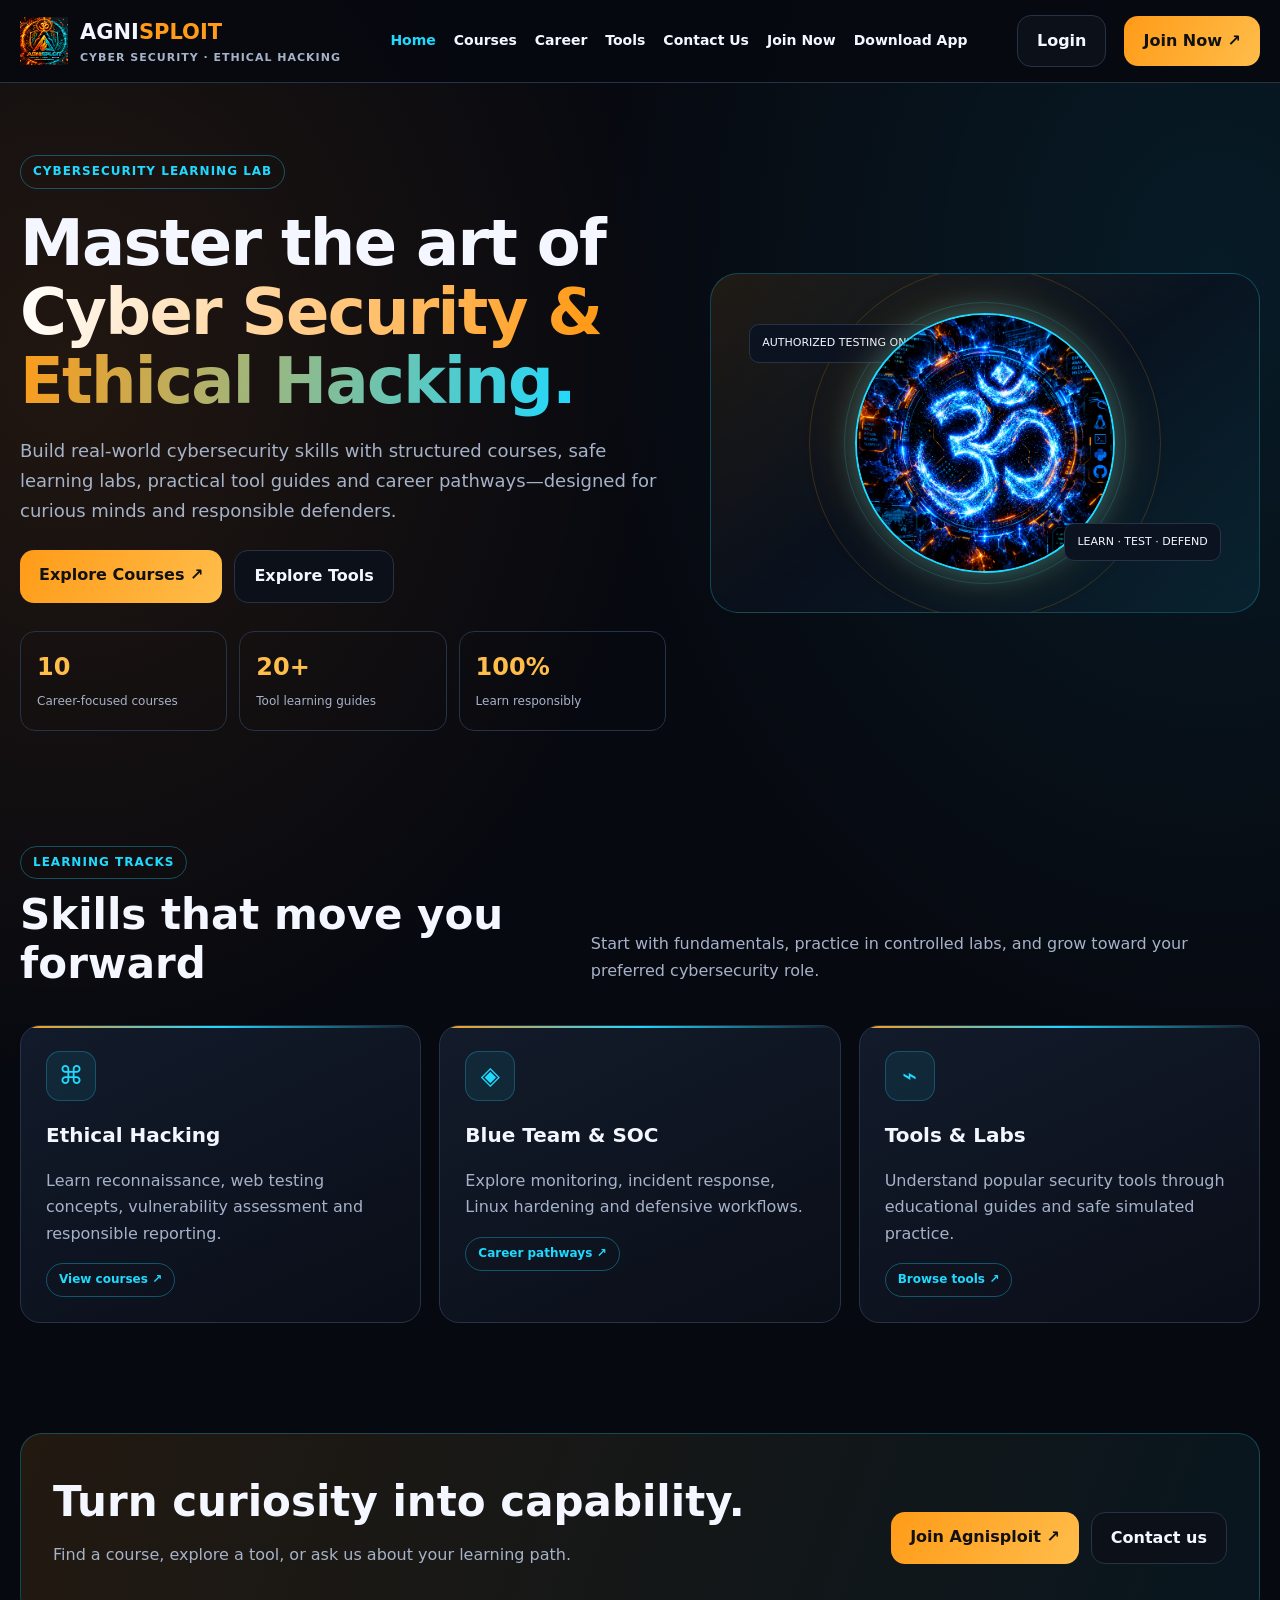
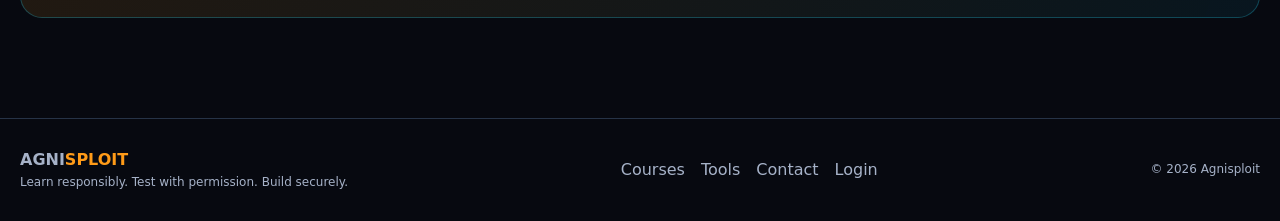
<file: index.html>
<!doctype html>
<html lang="en">

<head>
    <meta charset="utf-8">
    <meta name="viewport" content="width=device-width,initial-scale=1">
    <meta name="theme-color" content="#070910">
    <meta name="description"
        content="Agnisploit cybersecurity learning, Ethical Hacking courses, security tool guides and career pathways.">
    <title>Agnisploit | Cybersecurity Learning Lab</title>
    <link rel="icon" href="assets/logo.svg">
    <link rel="stylesheet" href="assets/style.css">
</head>

<body>
    <header>
        <div class="wrap nav"><a class="brand" href="index.html"><img src="assets/logo.svg" alt="Om">
                <div>AGNI<span>SPLOIT</span><small>CYBER SECURITY · ETHICAL HACKING</small></div>
            </a><button class="toggle" aria-label="Toggle menu">☰</button>
            <nav class="links"><a href="index.html" class="active">Home</a><a href="courses.html">Courses</a><a
                    href="career.html">Career</a><a href="tools.html">Tools</a><a href="contact.html">Contact Us</a><a
                    href="join.html">Join Now</a><a href="download.html">Download App</a></nav>
            <div class="actions"><a class="btn outline" href="login.html">Login</a><a class="btn primary"
                    href="join.html">Join Now ↗</a></div>
        </div>
    </header>
    <main>
        <section class="wrap hero">
            <div><span class="eyebrow">Cybersecurity learning lab</span>
                <h1>Master the art of <span>Cyber Security & Ethical Hacking.</span></h1>
                <p class="lead">Build real-world cybersecurity skills with structured courses, safe learning labs,
                    practical tool guides and career pathways—designed for curious minds and responsible defenders.</p>
                <div class="hero-actions"><a class="btn primary" href="courses.html">Explore Courses ↗</a><a class="btn"
                        href="tools.html">Explore Tools</a></div>
                <div class="stats">
                    <div class="stat"><strong>10</strong><span>Career-focused courses</span></div>
                    <div class="stat"><strong>20+</strong><span>Tool learning guides</span></div>
                    <div class="stat"><strong>100%</strong><span>Learn responsibly</span></div>
                </div>
            </div>
           
<div class="visual">
    <div class="float f1">AUTHORIZED TESTING ONLY</div>

    <img src="assets\agnisploit-photo.png.png"
         alt="Agnisploit Cybersecurity"
         class="hero-photo">

    <div class="float f2">LEARN · TEST · DEFEND</div>
</div>

        </section>
        <section class="section">
            <div class="wrap">
                <div class="head">
                    <div><span class="eyebrow">Learning tracks</span>
                        <h2>Skills that move you forward</h2>
                    </div>
                    <p>Start with fundamentals, practice in controlled labs, and grow toward your preferred
                        cybersecurity role.</p>
                </div>
                <div class="grid">
                    <article class="card">
                        <div class="icon">⌘</div>
                        <h3>Ethical Hacking</h3>
                        <p>Learn reconnaissance, web testing concepts, vulnerability assessment and responsible
                            reporting.</p><a class="tag" href="courses.html">View courses ↗</a>
                    </article>
                    <article class="card">
                        <div class="icon">◈</div>
                        <h3>Blue Team & SOC</h3>
                        <p>Explore monitoring, incident response, Linux hardening and defensive workflows.</p><a
                            class="tag" href="career.html">Career pathways ↗</a>
                    </article>
                    <article class="card">
                        <div class="icon">⌁</div>
                        <h3>Tools & Labs</h3>
                        <p>Understand popular security tools through educational guides and safe simulated practice.</p>
                        <a class="tag" href="tools.html">Browse tools ↗</a>
                    </article>
                </div>
            </div>
        </section>
        <section class="section">
            <div class="wrap cta">
                <div>
                    <h2>Turn curiosity into capability.</h2>
                    <p class="muted">Find a course, explore a tool, or ask us about your learning path.</p>
                </div>
                <div class="hero-actions"><a class="btn primary" href="join.html">Join Agnisploit ↗</a><a class="btn"
                        href="contact.html">Contact us</a></div>
            </div>
        </section>
    </main>
    <footer class="footer">
        <div class="wrap foot">
            <div><b>AGNI<span style="color:var(--orange)">SPLOIT</span></b>
                <div class="fine">Learn responsibly. Test with permission. Build securely.</div>
            </div>
            <div class="footlinks"><a href="courses.html">Courses</a><a href="tools.html">Tools</a><a
                    href="contact.html">Contact</a><a href="login.html">Login</a></div><span class="fine">© <span
                    id="year">2026</span> Agnisploit</span>
        </div>
    </footer>
    <script>document.querySelector('.toggle')?.addEventListener('click', () => document.querySelector('.links').classList.toggle('open')); document.getElementById('year').textContent = new Date().getFullYear();</script>
</body>

</html>
</file>
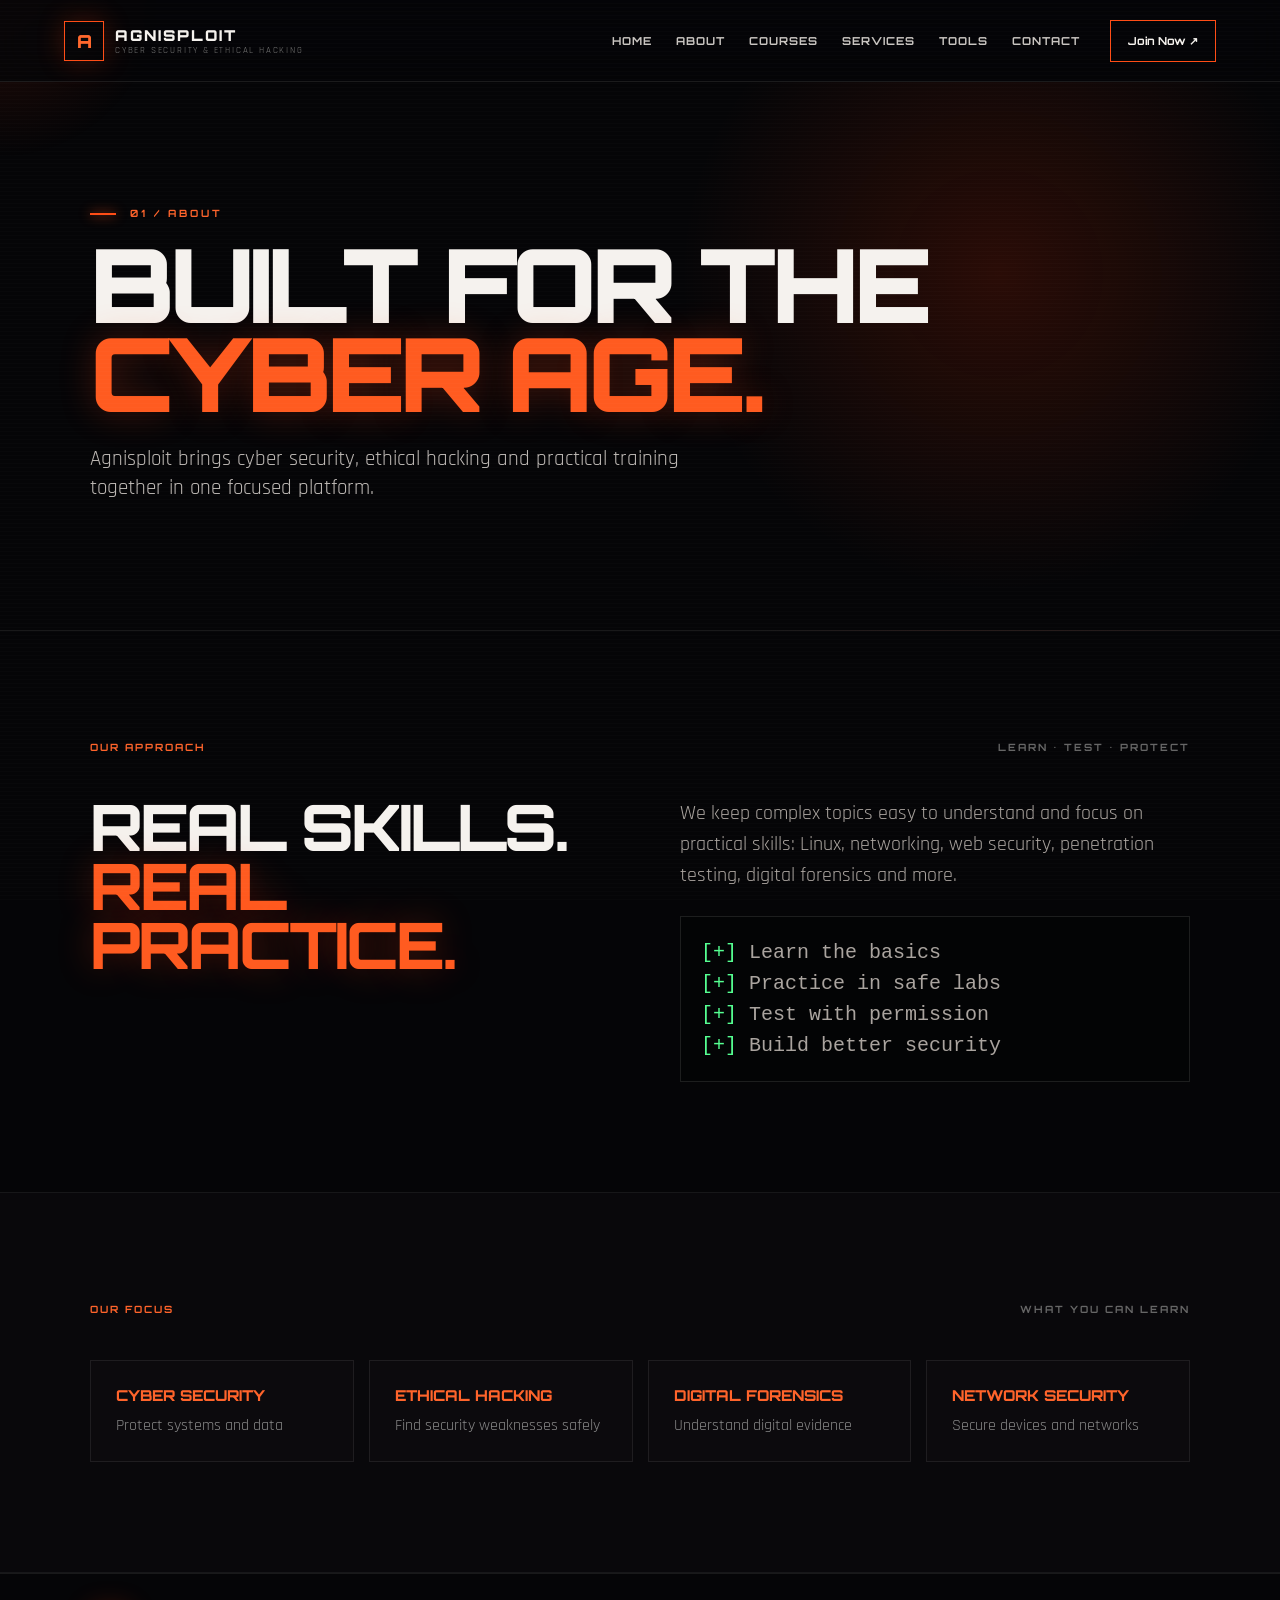
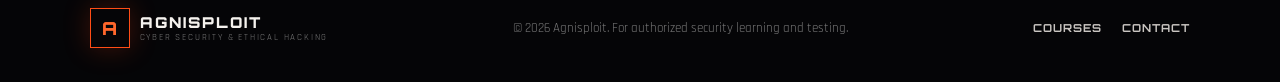
<file: about.html>
<!DOCTYPE html>
<html lang="en">
<head>
<meta charset="UTF-8">
<meta name="viewport" content="width=device-width, initial-scale=1.0">
<meta name="description" content="About Agnisploit Cyber Security">
<title>About | Agnisploit</title>
<link rel="preconnect" href="https://fonts.googleapis.com">
<link rel="preconnect" href="https://fonts.gstatic.com" crossorigin>
<link href="https://fonts.googleapis.com/css2?family=Orbitron:wght@500;600;700;800;900&family=Rajdhani:wght@500;600;700&display=swap" rel="stylesheet">
<link rel="stylesheet" href="css/style.css">
</head>
<body>
<div class="scanlines"></div><div class="cursor-glow"></div>

<header class="topbar">
  <a class="brand" href="index.html">
    <span class="brand-icon">A</span>
    <span><b>AGNISPLOIT</b><small>CYBER SECURITY & ETHICAL HACKING</small></span>
  </a>
  <button class="menu-btn" aria-label="Menu"><i></i><i></i><i></i></button>
  <nav>
    <a href="index.html">Home</a>
    <a href="about.html">About</a>
    <a href="courses.html">Courses</a>
    <a href="services.html">Services</a>
    <a href="tools.html">Tools</a>
    <a href="contact.html">Contact</a>
  </nav>
  <a class="top-cta" href="contact.html">Join Now <span>↗</span></a>
</header>

<main>

<section class="page-hero">
  <div class="eyebrow"><span></span> 01 / ABOUT</div>
  <h1>BUILT FOR THE<br><em>CYBER AGE.</em></h1>
  <p>Agnisploit brings cyber security, ethical hacking and practical training together in one focused platform.</p>
</section>
<section class="section">
  <div class="section-head"><span>OUR APPROACH</span><b>LEARN • TEST • PROTECT</b></div>
  <div class="split">
    <div><h2>REAL SKILLS.<br><em>REAL PRACTICE.</em></h2></div>
    <div><p>We keep complex topics easy to understand and focus on practical skills: Linux, networking, web security, penetration testing, digital forensics and more.</p><div class="terminal"><p><i>[+]</i> Learn the basics</p><p><i>[+]</i> Practice in safe labs</p><p><i>[+]</i> Test with permission</p><p><i>[+]</i> Build better security</p></div></div>
  </div>
</section>
<section class="section dark-section">
  <div class="section-head"><span>OUR FOCUS</span><b>WHAT YOU CAN LEARN</b></div>
  <div class="simple-grid"><div><b>CYBER SECURITY</b><span>Protect systems and data</span></div><div><b>ETHICAL HACKING</b><span>Find security weaknesses safely</span></div><div><b>DIGITAL FORENSICS</b><span>Understand digital evidence</span></div><div><b>NETWORK SECURITY</b><span>Secure devices and networks</span></div></div>
</section>

</main>

<footer>
  <div class="footer-brand"><span class="brand-icon">A</span><div><b>AGNISPLOIT</b><small>CYBER SECURITY & ETHICAL HACKING</small></div></div>
  <p>© <span id="year"></span> Agnisploit. For authorized security learning and testing.</p>
  <div class="footer-nav"><a href="courses.html">Courses</a><a href="contact.html">Contact</a></div>
</footer>

<script src="js/main.js"></script>
</body>
</html>
</file>
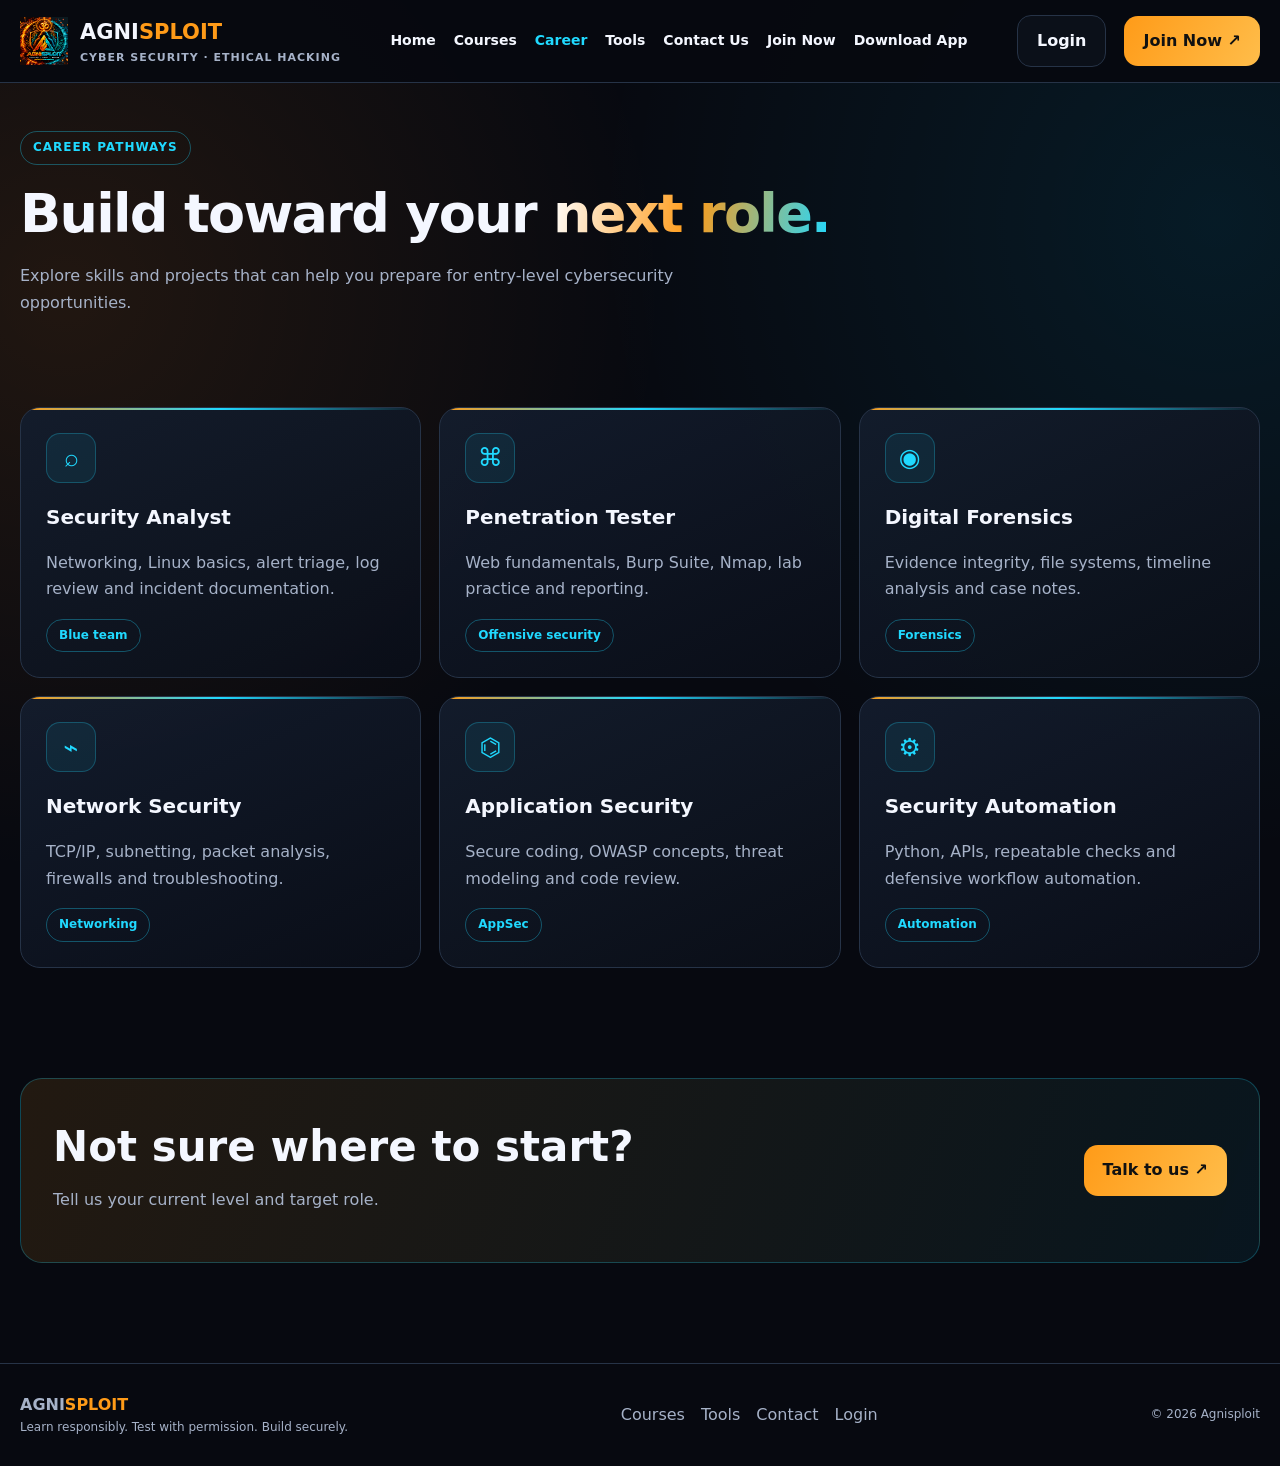
<file: career.html>
<!doctype html>
<html lang="en"><head><meta charset="utf-8"><meta name="viewport" content="width=device-width,initial-scale=1"><meta name="theme-color" content="#070910"><meta name="description" content="Agnisploit cybersecurity learning, ethical hacking courses, security tool guides and career pathways."><title>Cybersecurity Careers | Agnisploit</title><link rel="icon" href="assets/logo.svg"><link rel="stylesheet" href="assets/style.css"></head><body>
<header><div class="wrap nav"><a class="brand" href="index.html"><img src="assets/logo.svg" alt="Om"><div>AGNI<span>SPLOIT</span><small>CYBER SECURITY · ETHICAL HACKING</small></div></a><button class="toggle" aria-label="Toggle menu">☰</button><nav class="links"><a href="index.html">Home</a><a href="courses.html">Courses</a><a href="career.html" class="active">Career</a><a href="tools.html">Tools</a><a href="contact.html">Contact Us</a><a href="join.html">Join Now</a><a href="download.html">Download App</a></nav><div class="actions"><a class="btn outline" href="login.html">Login</a><a class="btn primary" href="join.html">Join Now ↗</a></div></div></header><main><section class="wrap pagehero"><span class="eyebrow">Career pathways</span><h1>Build toward your <span>next role.</span></h1><p>Explore skills and projects that can help you prepare for entry-level cybersecurity opportunities.</p></section><section class="section"><div class="wrap grid"><article class="card"><div class="icon">⌕</div><h3>Security Analyst</h3><p>Networking, Linux basics, alert triage, log review and incident documentation.</p><span class="tag">Blue team</span></article><article class="card"><div class="icon">⌘</div><h3>Penetration Tester</h3><p>Web fundamentals, Burp Suite, Nmap, lab practice and reporting.</p><span class="tag">Offensive security</span></article><article class="card"><div class="icon">◉</div><h3>Digital Forensics</h3><p>Evidence integrity, file systems, timeline analysis and case notes.</p><span class="tag">Forensics</span></article><article class="card"><div class="icon">⌁</div><h3>Network Security</h3><p>TCP/IP, subnetting, packet analysis, firewalls and troubleshooting.</p><span class="tag">Networking</span></article><article class="card"><div class="icon">⌬</div><h3>Application Security</h3><p>Secure coding, OWASP concepts, threat modeling and code review.</p><span class="tag">AppSec</span></article><article class="card"><div class="icon">⚙</div><h3>Security Automation</h3><p>Python, APIs, repeatable checks and defensive workflow automation.</p><span class="tag">Automation</span></article></div></section><section class="section"><div class="wrap cta"><div><h2>Not sure where to start?</h2><p class="muted">Tell us your current level and target role.</p></div><a class="btn primary" href="contact.html">Talk to us ↗</a></div></section></main>
<footer class="footer"><div class="wrap foot"><div><b>AGNI<span style="color:var(--orange)">SPLOIT</span></b><div class="fine">Learn responsibly. Test with permission. Build securely.</div></div><div class="footlinks"><a href="courses.html">Courses</a><a href="tools.html">Tools</a><a href="contact.html">Contact</a><a href="login.html">Login</a></div><span class="fine">© <span id="year">2026</span> Agnisploit</span></div></footer>
<script>document.querySelector('.toggle')?.addEventListener('click',()=>document.querySelector('.links').classList.toggle('open'));document.getElementById('year').textContent=new Date().getFullYear();</script></body></html>
</file>
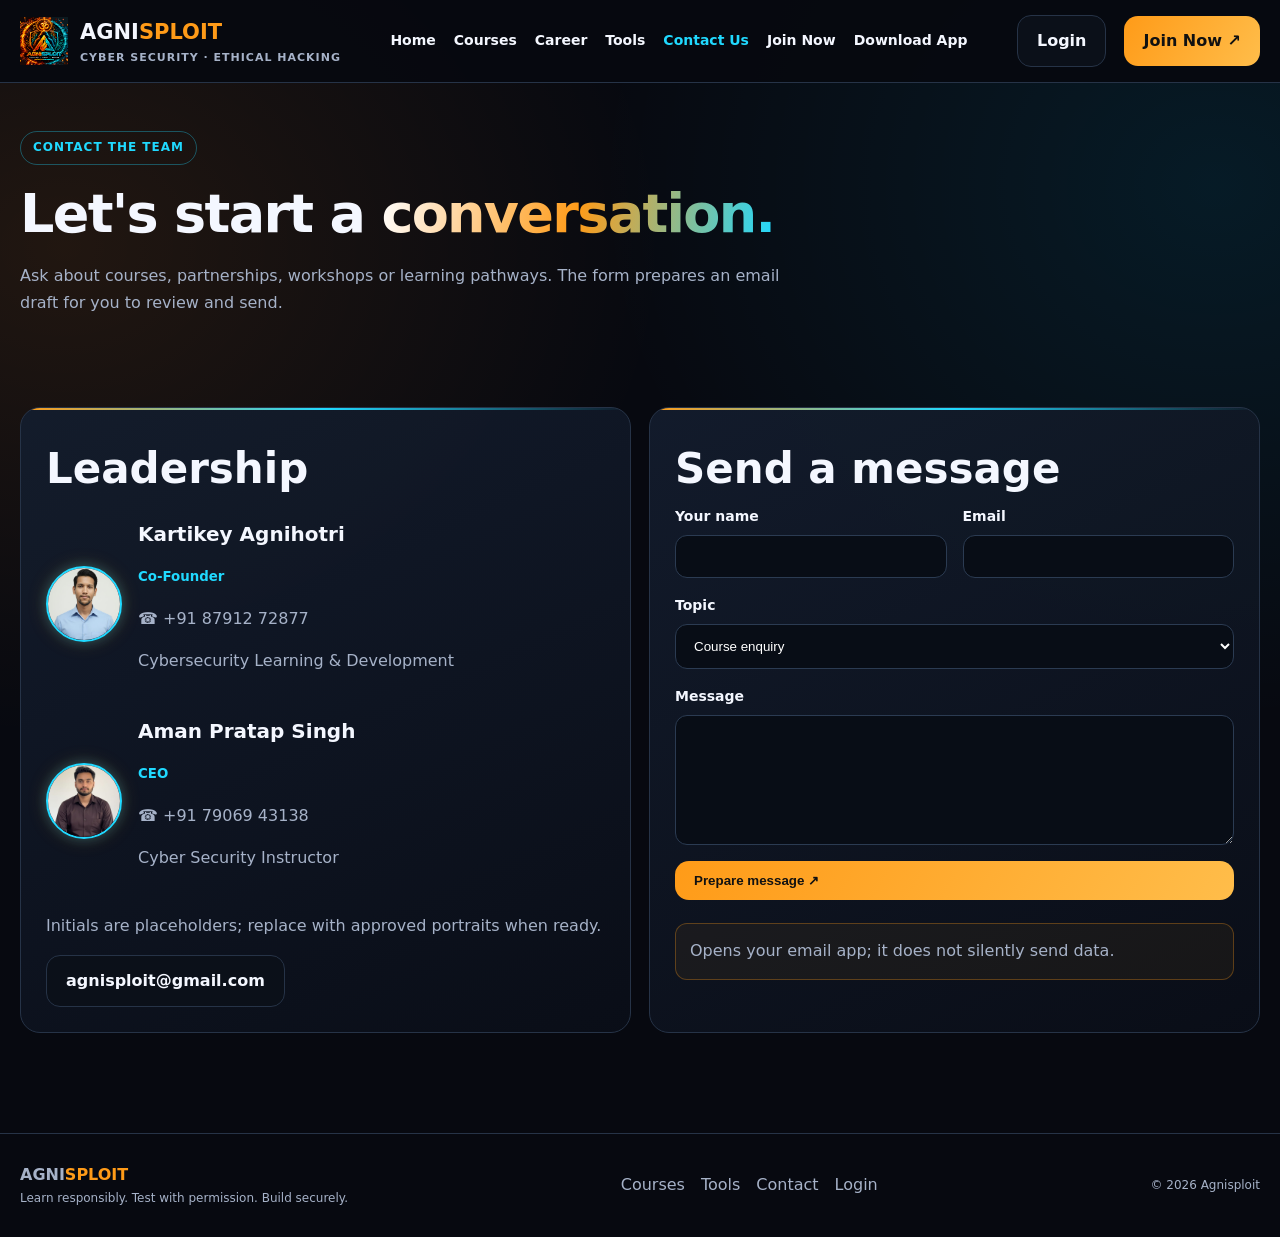
<file: contact.html>
<!doctype html>
<html lang="en">

<head>
    <meta charset="utf-8">
    <meta name="viewport" content="width=device-width,initial-scale=1">
    <meta name="theme-color" content="#070910">
    <meta name="description"
        content="Agnisploit cybersecurity learning, ethical hacking courses, security tool guides and career pathways.">
    <title>Contact Agnisploit</title>
    <link rel="icon" href="assets/logo.svg">
    <link rel="stylesheet" href="assets/style.css">
</head>

<body>
    <header>
        <div class="wrap nav"><a class="brand" href="index.html"><img src="assets/logo.svg" alt="Om">
                <div>AGNI<span>SPLOIT</span><small>CYBER SECURITY · ETHICAL HACKING</small></div>
            </a><button class="toggle" aria-label="Toggle menu">☰</button>
            <nav class="links"><a href="index.html">Home</a><a href="courses.html">Courses</a><a
                    href="career.html">Career</a><a href="tools.html">Tools</a><a href="contact.html"
                    class="active">Contact Us</a><a href="join.html">Join Now</a><a href="download.html">Download
                    App</a></nav>
            <div class="actions"><a class="btn outline" href="login.html">Login</a><a class="btn primary"
                    href="join.html">Join Now ↗</a></div>
        </div>
    </header>
    <main>
        <section class="wrap pagehero"><span class="eyebrow">Contact the team</span>
            <h1>Let's start a <span>conversation.</span></h1>
            <p>Ask about courses, partnerships, workshops or learning pathways. The form prepares an email draft for you
                to review and send.</p>
        </section>
        <section class="section">
            <div class="wrap grid two">
                <article class="card">
                    <h2>Leadership</h2>
                    <div class="profile">
                <img
                    src="assets/kartikey.jpeg"
                    alt="Kartikey Agnihotri - Co-Founder"
                    class="avatar profile-photo"
                >
                <div>
                    <h3>Kartikey Agnihotri</h3>
                    <small>Co-Founder</small>

                    <p class="phone-number">
                        ☎ <a href="tel:+918791272877">+91 87912 72877</a>
                    </p>

                    <p class="muted">Cybersecurity Learning & Development</p>
                </div>
            </div>

            <div class="profile">
                <img
                    src="assets/aman.jpeg"
                    alt="Aman Pratap Singh - CEO"
                    class="avatar profile-photo"
                >
                <div>
                    <h3>Aman Pratap Singh</h3>
                    <small>CEO</small>

                    <p class="phone-number">
                        ☎ <a href="tel:+917906943138">+91 79069 43138</a>
                    </p>

                    <p class="muted">Cyber Security Instructor</p>
                </div>
                    </div>
                    <p class="muted">Initials are placeholders; replace with approved portraits when ready.</p><a
                        class="btn" href="mailto:agnisploit@gmail.com">agnisploit@gmail.com</a>
                </article>
                <article class="card">
                    <h2>Send a message</h2>
                    <form id="contactForm" class="formgrid">
                        <div class="field"><label for="name">Your name</label><input id="name" name="name" required>
                        </div>
                        <div class="field"><label for="email">Email</label><input id="email" name="email" type="email"
                                required></div>
                        <div class="field full"><label for="topic">Topic</label><select id="topic" name="topic">
                                <option>Course enquiry</option>
                                <option>Workshop or partnership</option>
                                <option>General question</option>
                            </select></div>
                        <div class="field full"><label for="message">Message</label><textarea id="message"
                                name="message" required></textarea></div>
                        <div class="field full"><button class="btn primary" type="submit">Prepare message ↗</button>
                            <p id="status" class="notice">Opens your email app; it does not silently send data.</p>
                        </div>
                    </form>
                </article>
            </div>
        </section>
    </main>
    <footer class="footer">
        <div class="wrap foot">
            <div><b>AGNI<span style="color:var(--orange)">SPLOIT</span></b>
                <div class="fine">Learn responsibly. Test with permission. Build securely.</div>
            </div>
            <div class="footlinks"><a href="courses.html">Courses</a><a href="tools.html">Tools</a><a
                    href="contact.html">Contact</a><a href="login.html">Login</a></div><span class="fine">© <span
                    id="year">2026</span> Agnisploit</span>
        </div>
    </footer>
    <script>document.querySelector('.toggle')?.addEventListener('click', () => document.querySelector('.links').classList.toggle('open')); document.getElementById('year').textContent = new Date().getFullYear(); const f = document.getElementById('contactForm'); if (f) f.addEventListener('submit', e => { e.preventDefault(); const d = new FormData(f); const sub = encodeURIComponent('Agnisploit enquiry: ' + d.get('topic')); const b = encodeURIComponent('Name: ' + d.get('name') + '\nEmail: ' + d.get('email') + '\nTopic: ' + d.get('topic') + '\n\n' + d.get('message')); document.getElementById('status').textContent = 'Review the email draft and press Send.'; location.href = 'mailto:agnisploit@gmail.com?subject=' + sub + '&body=' + b })</script>
</body>

</html>
</file>
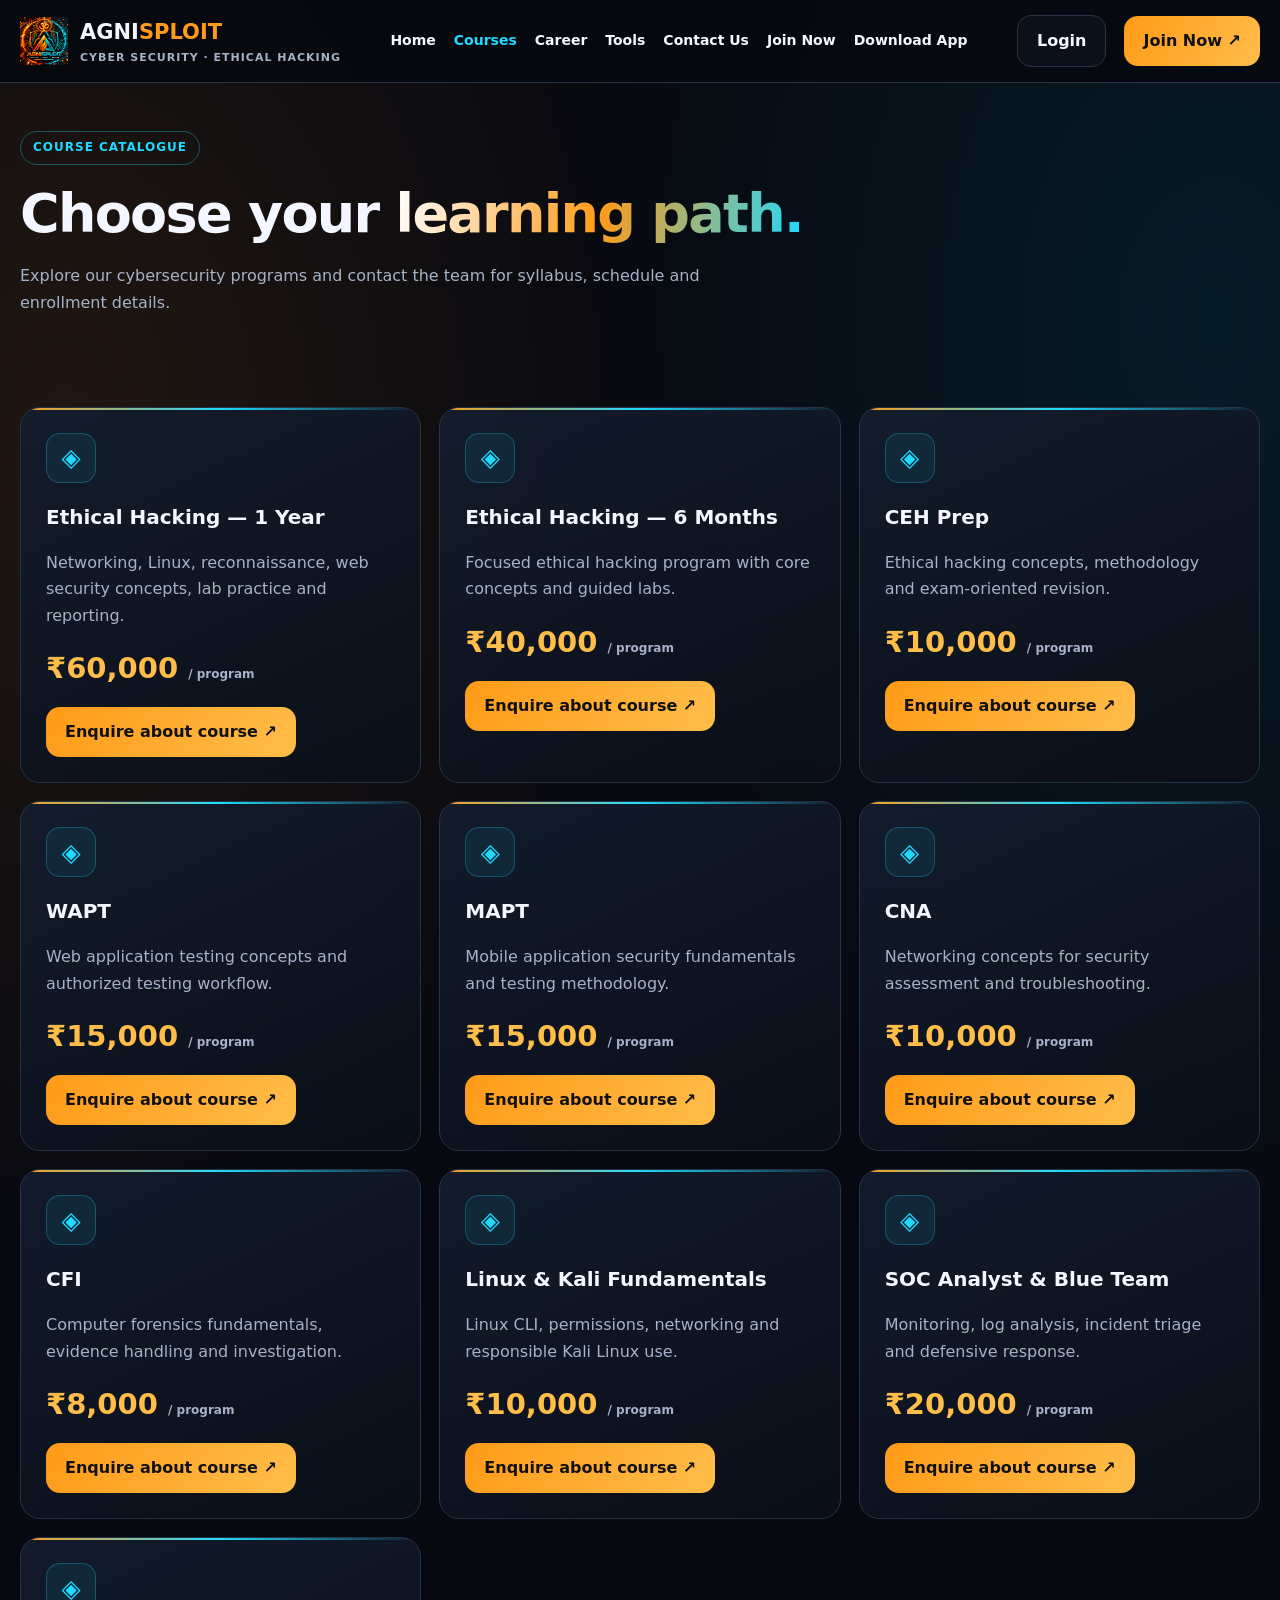
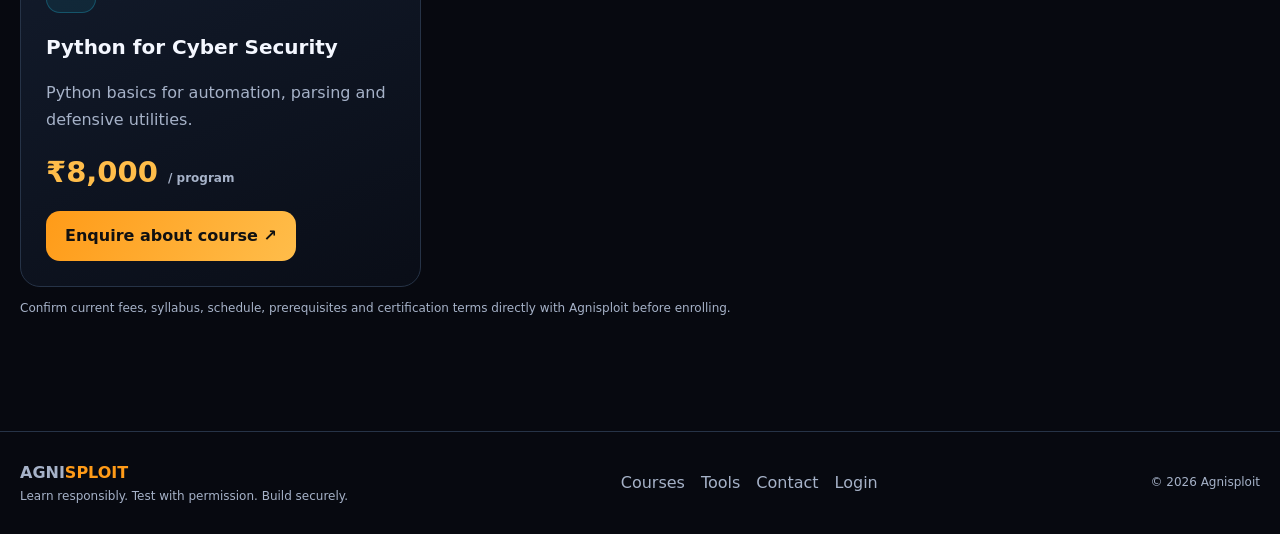
<file: courses.html>
<!doctype html>
<html lang="en"><head><meta charset="utf-8"><meta name="viewport" content="width=device-width,initial-scale=1"><meta name="theme-color" content="#070910"><meta name="description" content="Agnisploit cybersecurity learning, ethical hacking courses, security tool guides and career pathways."><title>Cybersecurity Courses | Agnisploit</title><link rel="icon" href="assets/logo.svg"><link rel="stylesheet" href="assets/style.css"></head><body>
<header><div class="wrap nav"><a class="brand" href="index.html"><img src="assets/logo.svg" alt="Om"><div>AGNI<span>SPLOIT</span><small>CYBER SECURITY · ETHICAL HACKING</small></div></a><button class="toggle" aria-label="Toggle menu">☰</button><nav class="links"><a href="index.html">Home</a><a href="courses.html" class="active">Courses</a><a href="career.html">Career</a><a href="tools.html">Tools</a><a href="contact.html">Contact Us</a><a href="join.html">Join Now</a><a href="download.html">Download App</a></nav><div class="actions"><a class="btn outline" href="login.html">Login</a><a class="btn primary" href="join.html">Join Now ↗</a></div></div></header><main><section class="wrap pagehero"><span class="eyebrow">Course catalogue</span><h1>Choose your <span>learning path.</span></h1><p>Explore our cybersecurity programs and contact the team for syllabus, schedule and enrollment details.</p></section><section class="section"><div class="wrap"><div class="grid"><article class="card"><div class="icon">◈</div><h3>Ethical Hacking — 1 Year</h3><p>Networking, Linux, reconnaissance, web security concepts, lab practice and reporting.</p><div class="price">₹60,000 <small>/ program</small></div><a class="btn primary" href="join.html">Enquire about course ↗</a></article><article class="card"><div class="icon">◈</div><h3>Ethical Hacking — 6 Months</h3><p>Focused ethical hacking program with core concepts and guided labs.</p><div class="price">₹40,000 <small>/ program</small></div><a class="btn primary" href="join.html">Enquire about course ↗</a></article><article class="card"><div class="icon">◈</div><h3>CEH Prep</h3><p>Ethical hacking concepts, methodology and exam-oriented revision.</p><div class="price">₹10,000 <small>/ program</small></div><a class="btn primary" href="join.html">Enquire about course ↗</a></article><article class="card"><div class="icon">◈</div><h3>WAPT</h3><p>Web application testing concepts and authorized testing workflow.</p><div class="price">₹15,000 <small>/ program</small></div><a class="btn primary" href="join.html">Enquire about course ↗</a></article><article class="card"><div class="icon">◈</div><h3>MAPT</h3><p>Mobile application security fundamentals and testing methodology.</p><div class="price">₹15,000 <small>/ program</small></div><a class="btn primary" href="join.html">Enquire about course ↗</a></article><article class="card"><div class="icon">◈</div><h3>CNA</h3><p>Networking concepts for security assessment and troubleshooting.</p><div class="price">₹10,000 <small>/ program</small></div><a class="btn primary" href="join.html">Enquire about course ↗</a></article><article class="card"><div class="icon">◈</div><h3>CFI</h3><p>Computer forensics fundamentals, evidence handling and investigation.</p><div class="price">₹8,000 <small>/ program</small></div><a class="btn primary" href="join.html">Enquire about course ↗</a></article><article class="card"><div class="icon">◈</div><h3>Linux & Kali Fundamentals</h3><p>Linux CLI, permissions, networking and responsible Kali Linux use.</p><div class="price">₹10,000 <small>/ program</small></div><a class="btn primary" href="join.html">Enquire about course ↗</a></article><article class="card"><div class="icon">◈</div><h3>SOC Analyst & Blue Team</h3><p>Monitoring, log analysis, incident triage and defensive response.</p><div class="price">₹20,000 <small>/ program</small></div><a class="btn primary" href="join.html">Enquire about course ↗</a></article><article class="card"><div class="icon">◈</div><h3>Python for Cyber Security</h3><p>Python basics for automation, parsing and defensive utilities.</p><div class="price">₹8,000 <small>/ program</small></div><a class="btn primary" href="join.html">Enquire about course ↗</a></article></div><p class="fine">Confirm current fees, syllabus, schedule, prerequisites and certification terms directly with Agnisploit before enrolling.</p></div></section></main>
<footer class="footer"><div class="wrap foot"><div><b>AGNI<span style="color:var(--orange)">SPLOIT</span></b><div class="fine">Learn responsibly. Test with permission. Build securely.</div></div><div class="footlinks"><a href="courses.html">Courses</a><a href="tools.html">Tools</a><a href="contact.html">Contact</a><a href="login.html">Login</a></div><span class="fine">© <span id="year">2026</span> Agnisploit</span></div></footer>
<script>document.querySelector('.toggle')?.addEventListener('click',()=>document.querySelector('.links').classList.toggle('open'));document.getElementById('year').textContent=new Date().getFullYear();</script></body></html>
</file>
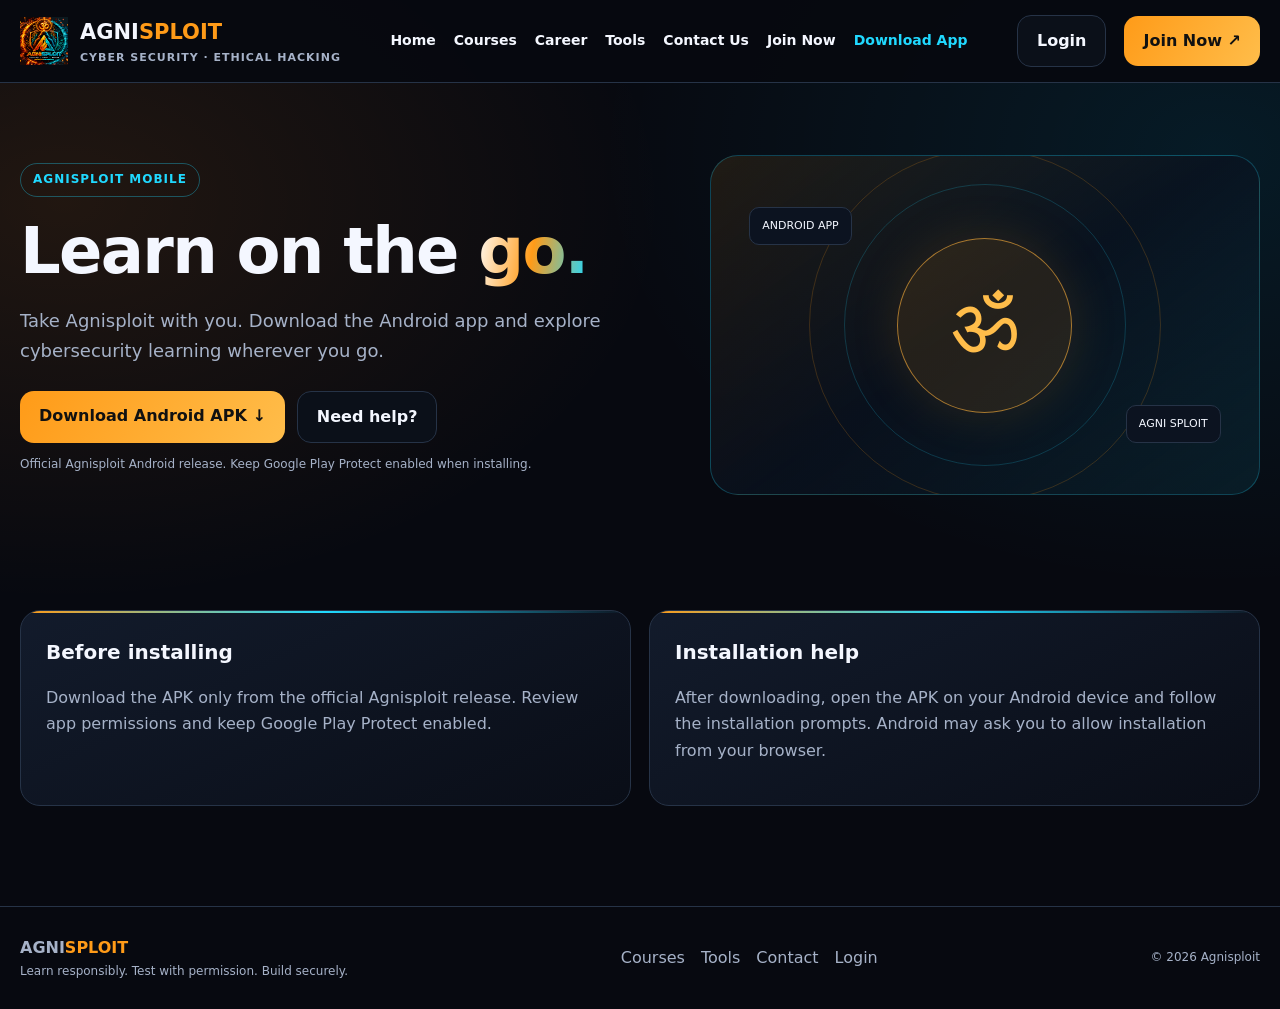
<file: download.html>
<!doctype html>
<html lang="en">
<head>
    <meta charset="utf-8">
    <meta name="viewport" content="width=device-width,initial-scale=1">
    <meta name="theme-color" content="#070910">
    <meta name="description" content="Download the official Agnisploit Android app for cybersecurity learning, ethical hacking courses, security tool guides and career pathways.">
    <title>Download Agnisploit App</title>
    <link rel="icon" href="assets/logo.svg">
    <link rel="stylesheet" href="assets/style.css">
</head>

<body>
    <header>
        <div class="wrap nav">
            <a class="brand" href="index.html">
                <img src="assets/logo.svg" alt="Agnisploit logo">
                <div>AGNI<span>SPLOIT</span>
                    <small>CYBER SECURITY · ETHICAL HACKING</small>
                </div>
            </a>

            <button class="toggle" aria-label="Toggle menu">☰</button>

            <nav class="links">
                <a href="index.html">Home</a>
                <a href="courses.html">Courses</a>
                <a href="career.html">Career</a>
                <a href="tools.html">Tools</a>
                <a href="contact.html">Contact Us</a>
                <a href="join.html">Join Now</a>
                <a href="download.html" class="active">Download App</a>
            </nav>

            <div class="actions">
                <a class="btn outline" href="login.html">Login</a>
                <a class="btn primary" href="join.html">Join Now ↗</a>
            </div>
        </div>
    </header>

    <main>
        <section class="wrap hero">
            <div>
                <span class="eyebrow">Agnisploit mobile</span>
                <h1>Learn on the <span>go.</span></h1>

                <p class="lead">
                    Take Agnisploit with you. Download the Android app
                    and explore cybersecurity learning wherever you go.
                </p>

                <div class="hero-actions">
                    <a class="btn primary"
                       href="https://github.com/Agnisploit/agnisploit.github.io/releases/download/v1.0.0/Agnisploit.apk">
                        Download Android APK ↓
                    </a>

                    <a class="btn" href="contact.html">Need help?</a>
                </div>

                <p class="fine">
                    Official Agnisploit Android release. Keep Google Play
                    Protect enabled when installing.
                </p>
            </div>

            <div class="visual">
                <div class="orb">ॐ</div>
                <div class="float f1">ANDROID APP</div>
                <div class="float f2">AGNI SPLOIT</div>
            </div>
        </section>

        <section class="section">
            <div class="wrap grid two">
                <article class="card">
                    <h3>Before installing</h3>
                    <p>
                        Download the APK only from the official Agnisploit
                        release. Review app permissions and keep Google
                        Play Protect enabled.
                    </p>
                </article>

                <article class="card">
                    <h3>Installation help</h3>
                    <p>
                        After downloading, open the APK on your Android
                        device and follow the installation prompts.
                        Android may ask you to allow installation from
                        your browser.
                    </p>
                </article>
            </div>
        </section>
    </main>

    <footer class="footer">
        <div class="wrap foot">
            <div>
                <b>AGNI<span style="color:var(--orange)">SPLOIT</span></b>
                <div class="fine">
                    Learn responsibly. Test with permission. Build securely.
                </div>
            </div>

            <div class="footlinks">
                <a href="courses.html">Courses</a>
                <a href="tools.html">Tools</a>
                <a href="contact.html">Contact</a>
                <a href="login.html">Login</a>
            </div>

            <span class="fine">
                © <span id="year">2026</span> Agnisploit
            </span>
        </div>
    </footer>

    <script>
        document.querySelector('.toggle')?.addEventListener('click', () => {
            document.querySelector('.links').classList.toggle('open');
        });

        document.getElementById('year').textContent =
            new Date().getFullYear();
    </script>
</body>
</html>
</file>
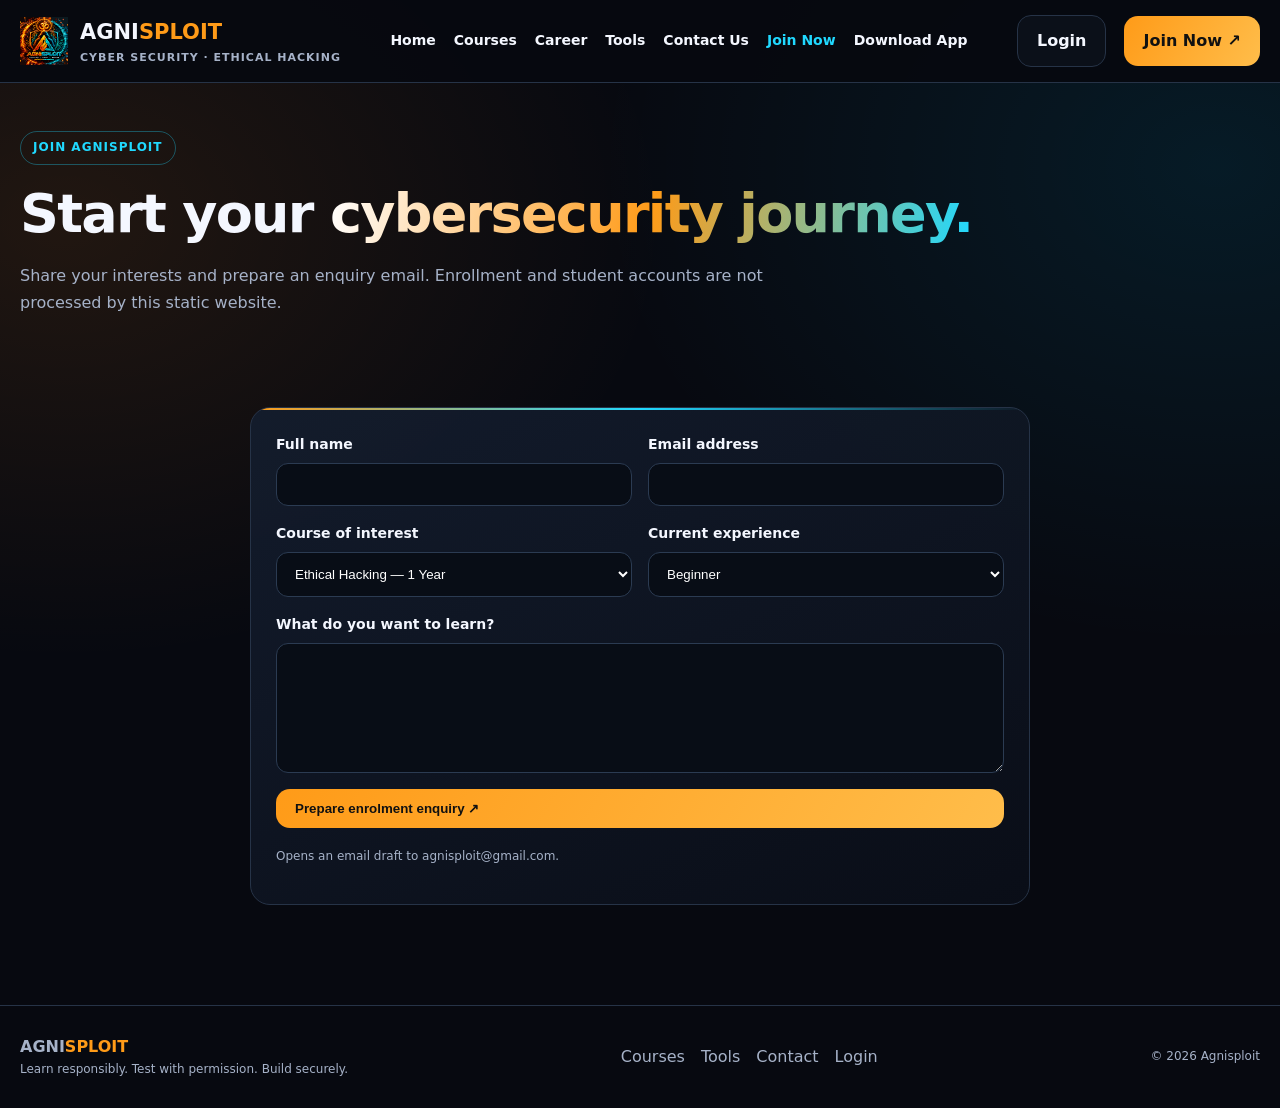
<file: join.html>
<!doctype html>
<html lang="en"><head><meta charset="utf-8"><meta name="viewport" content="width=device-width,initial-scale=1"><meta name="theme-color" content="#070910"><meta name="description" content="Agnisploit cybersecurity learning, ethical hacking courses, security tool guides and career pathways."><title>Join Agnisploit</title><link rel="icon" href="assets/logo.svg"><link rel="stylesheet" href="assets/style.css"></head><body>
<header><div class="wrap nav"><a class="brand" href="index.html"><img src="assets/logo.svg" alt="Om"><div>AGNI<span>SPLOIT</span><small>CYBER SECURITY · ETHICAL HACKING</small></div></a><button class="toggle" aria-label="Toggle menu">☰</button><nav class="links"><a href="index.html">Home</a><a href="courses.html">Courses</a><a href="career.html">Career</a><a href="tools.html">Tools</a><a href="contact.html">Contact Us</a><a href="join.html" class="active">Join Now</a><a href="download.html">Download App</a></nav><div class="actions"><a class="btn outline" href="login.html">Login</a><a class="btn primary" href="join.html">Join Now ↗</a></div></div></header><main><section class="wrap pagehero"><span class="eyebrow">Join Agnisploit</span><h1>Start your <span>cybersecurity journey.</span></h1><p>Share your interests and prepare an enquiry email. Enrollment and student accounts are not processed by this static website.</p></section><section class="section"><div class="wrap"><div class="card formcard"><form id="joinForm" class="formgrid"><div class="field"><label for="fullName">Full name</label><input id="fullName" name="fullName" required></div><div class="field"><label for="joinEmail">Email address</label><input id="joinEmail" name="email" type="email" required></div><div class="field"><label for="course">Course of interest</label><select id="course" name="course"><option>Ethical Hacking — 1 Year</option><option>Ethical Hacking — 6 Months</option><option>CEH Prep</option><option>WAPT</option><option>MAPT</option><option>CNA</option><option>CFI</option><option>Linux & Kali Fundamentals</option><option>SOC Analyst & Blue Team</option><option>Python for Cyber Security</option><option>Not sure yet</option></select></div><div class="field"><label for="level">Current experience</label><select id="level" name="level"><option>Beginner</option><option>Some hands-on practice</option><option>Intermediate</option></select></div><div class="field full"><label for="goals">What do you want to learn?</label><textarea id="goals" name="goals"></textarea></div><div class="field full"><button class="btn primary" type="submit">Prepare enrolment enquiry ↗</button><p id="joinStatus" class="fine">Opens an email draft to agnisploit@gmail.com.</p></div></form></div></div></section></main>
<footer class="footer"><div class="wrap foot"><div><b>AGNI<span style="color:var(--orange)">SPLOIT</span></b><div class="fine">Learn responsibly. Test with permission. Build securely.</div></div><div class="footlinks"><a href="courses.html">Courses</a><a href="tools.html">Tools</a><a href="contact.html">Contact</a><a href="login.html">Login</a></div><span class="fine">© <span id="year">2026</span> Agnisploit</span></div></footer>
<script>document.querySelector('.toggle')?.addEventListener('click',()=>document.querySelector('.links').classList.toggle('open'));document.getElementById('year').textContent=new Date().getFullYear();const f=document.getElementById('joinForm');if(f)f.addEventListener('submit',e=>{e.preventDefault();const d=new FormData(f);const sub=encodeURIComponent('Course enquiry: '+d.get('course'));const b=encodeURIComponent('Name: '+d.get('fullName')+'\nEmail: '+d.get('email')+'\nCourse: '+d.get('course')+'\nExperience: '+d.get('level')+'\nGoals: '+d.get('goals'));document.getElementById('joinStatus').textContent='Review the email draft and press Send.';location.href='mailto:agnisploit@gmail.com?subject='+sub+'&body='+b})</script></body></html>
</file>
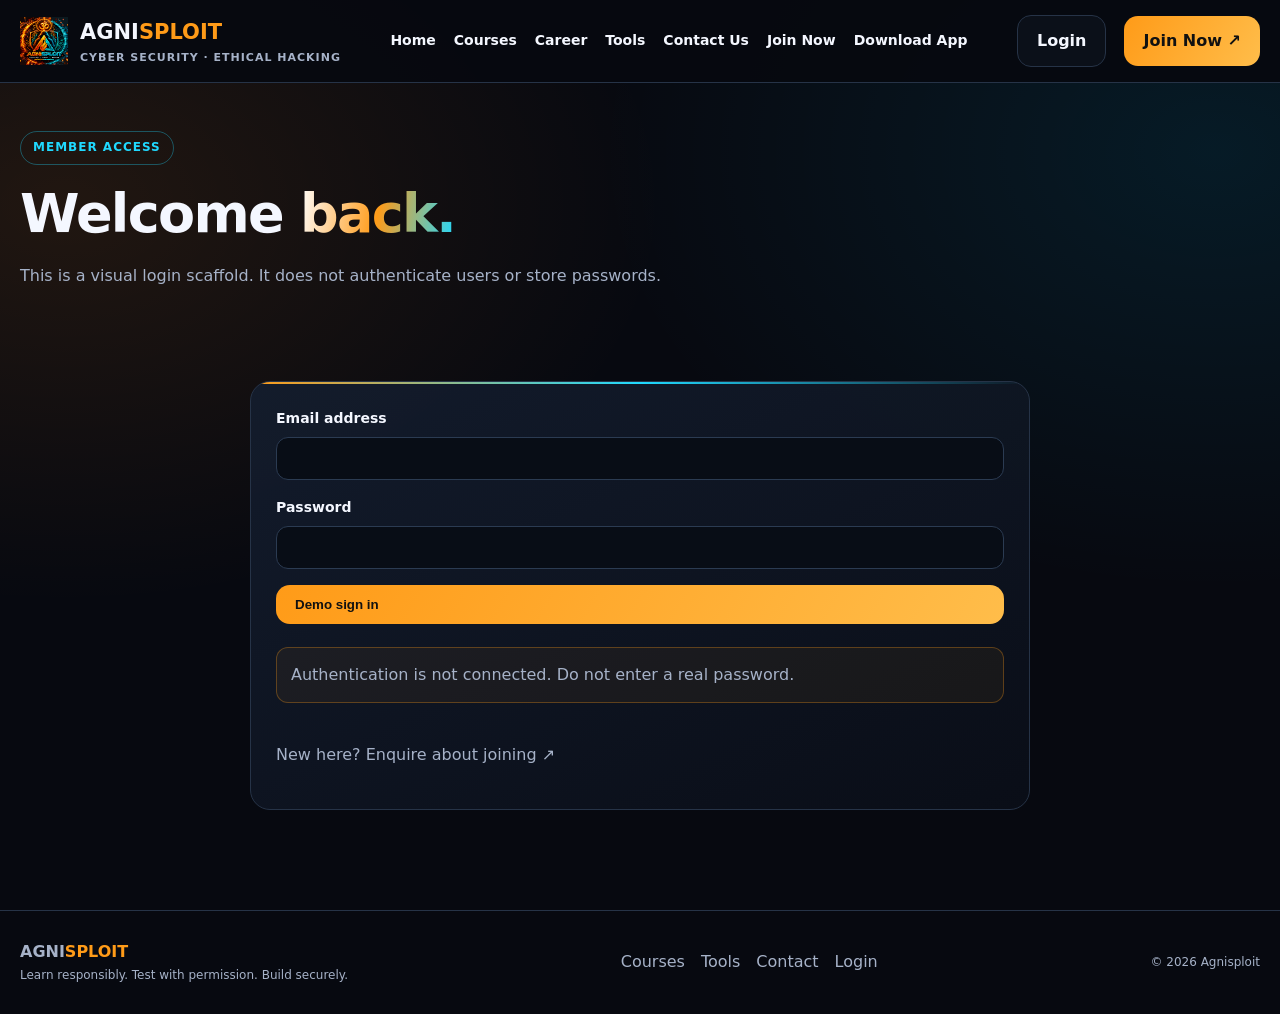
<file: login.html>
<!doctype html>
<html lang="en"><head><meta charset="utf-8"><meta name="viewport" content="width=device-width,initial-scale=1"><meta name="theme-color" content="#070910"><meta name="description" content="Agnisploit cybersecurity learning, ethical hacking courses, security tool guides and career pathways."><title>Login | Agnisploit</title><link rel="icon" href="assets/logo.svg"><link rel="stylesheet" href="assets/style.css"></head><body>
<header><div class="wrap nav"><a class="brand" href="index.html"><img src="assets/logo.svg" alt="Om"><div>AGNI<span>SPLOIT</span><small>CYBER SECURITY · ETHICAL HACKING</small></div></a><button class="toggle" aria-label="Toggle menu">☰</button><nav class="links"><a href="index.html">Home</a><a href="courses.html">Courses</a><a href="career.html">Career</a><a href="tools.html">Tools</a><a href="contact.html">Contact Us</a><a href="join.html">Join Now</a><a href="download.html">Download App</a></nav><div class="actions"><a class="btn outline" href="login.html">Login</a><a class="btn primary" href="join.html">Join Now ↗</a></div></div></header><main><section class="wrap pagehero"><span class="eyebrow">Member access</span><h1>Welcome <span>back.</span></h1><p>This is a visual login scaffold. It does not authenticate users or store passwords.</p></section><section class="section"><div class="wrap"><div class="card formcard"><form id="loginForm" class="formgrid"><div class="field full"><label for="loginEmail">Email address</label><input id="loginEmail" type="email" autocomplete="username" required></div><div class="field full"><label for="loginPassword">Password</label><input id="loginPassword" type="password" autocomplete="current-password" required></div><div class="field full"><button class="btn primary" type="submit">Demo sign in</button><p id="loginStatus" class="notice">Authentication is not connected. Do not enter a real password.</p><p>New here? <a href="join.html">Enquire about joining ↗</a></p></div></form></div></div></section></main>
<footer class="footer"><div class="wrap foot"><div><b>AGNI<span style="color:var(--orange)">SPLOIT</span></b><div class="fine">Learn responsibly. Test with permission. Build securely.</div></div><div class="footlinks"><a href="courses.html">Courses</a><a href="tools.html">Tools</a><a href="contact.html">Contact</a><a href="login.html">Login</a></div><span class="fine">© <span id="year">2026</span> Agnisploit</span></div></footer>
<script>document.querySelector('.toggle')?.addEventListener('click',()=>document.querySelector('.links').classList.toggle('open'));document.getElementById('year').textContent=new Date().getFullYear();const f=document.getElementById('loginForm');if(f)f.addEventListener('submit',e=>{e.preventDefault();document.getElementById('loginStatus').textContent='Demo only: no account signed in. Connect Firebase or Supabase authentication before production.'})</script></body></html>
</file>
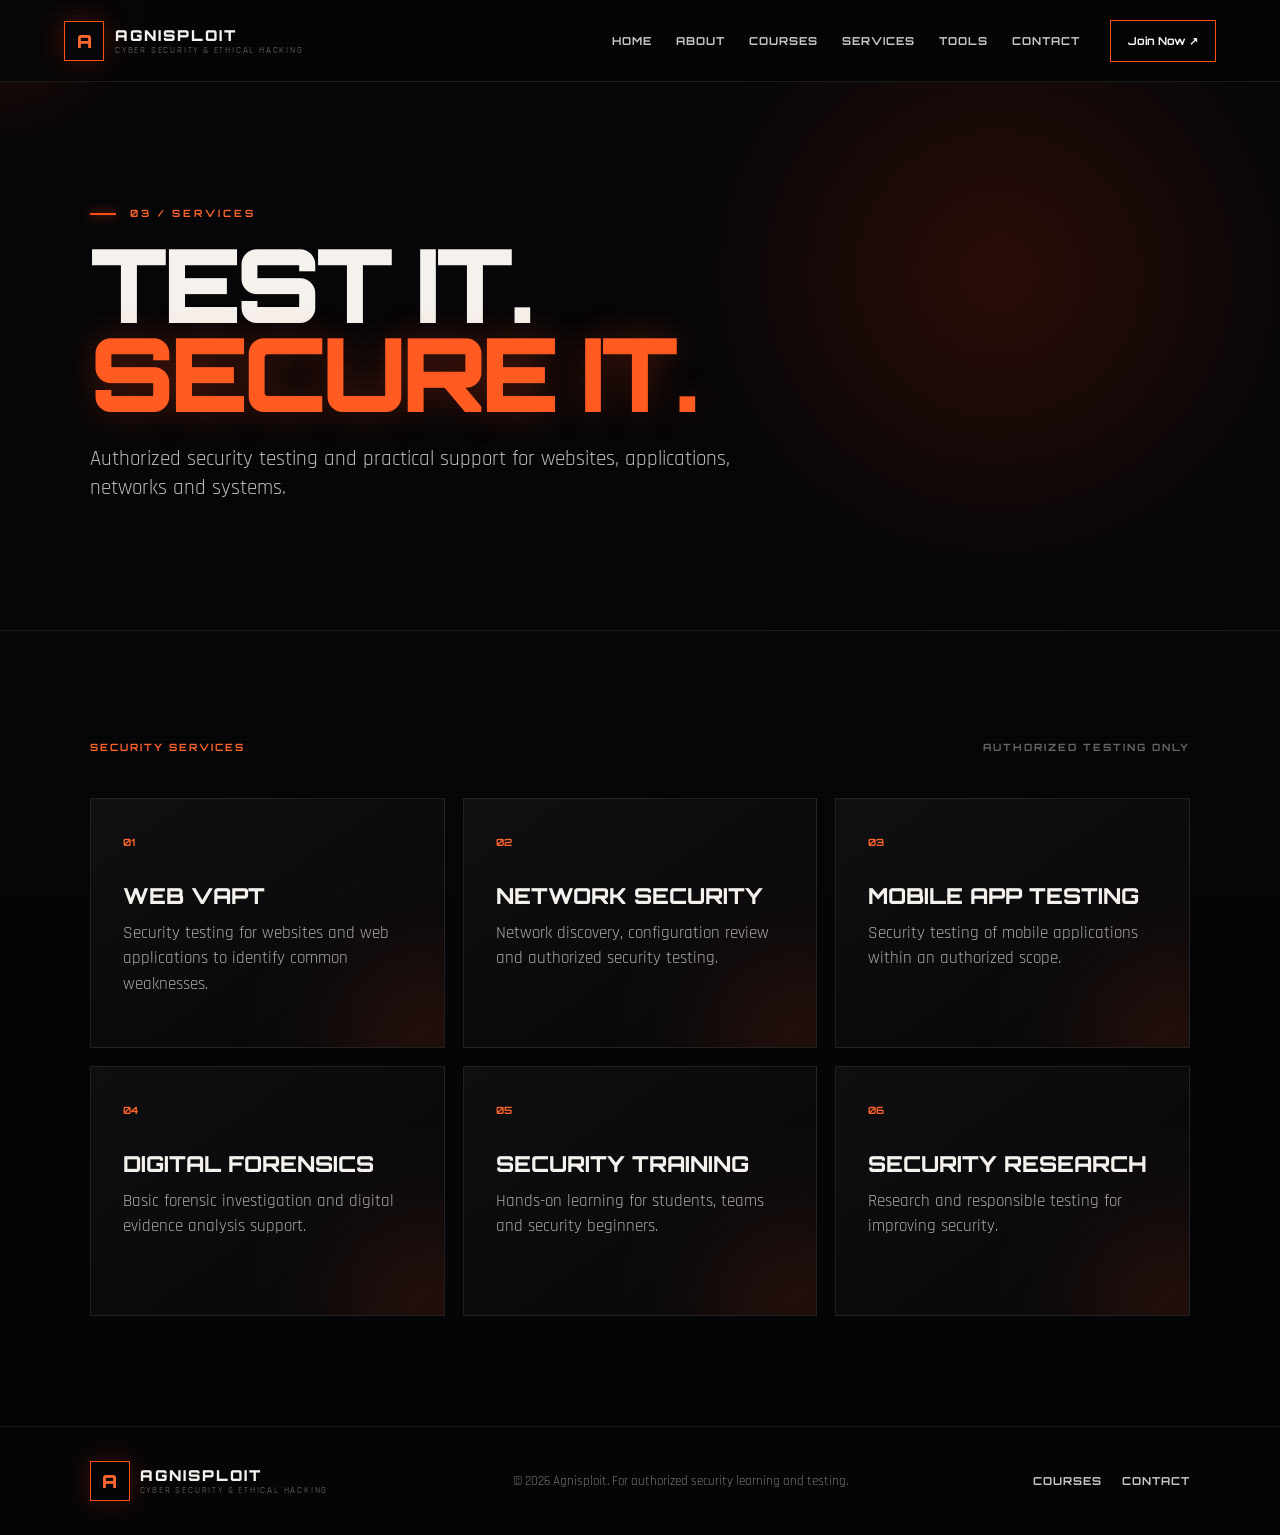
<file: services.html>
<!DOCTYPE html>
<html lang="en">
<head>
<meta charset="UTF-8">
<meta name="viewport" content="width=device-width, initial-scale=1.0">
<meta name="description" content="Agnisploit Cyber Security Services">
<title>Services | Agnisploit</title>
<link rel="preconnect" href="https://fonts.googleapis.com">
<link rel="preconnect" href="https://fonts.gstatic.com" crossorigin>
<link href="https://fonts.googleapis.com/css2?family=Orbitron:wght@500;600;700;800;900&family=Rajdhani:wght@500;600;700&display=swap" rel="stylesheet">
<link rel="stylesheet" href="css/style.css">
</head>
<body>
<div class="scanlines"></div><div class="cursor-glow"></div>

<header class="topbar">
  <a class="brand" href="index.html">
    <span class="brand-icon">A</span>
    <span><b>AGNISPLOIT</b><small>CYBER SECURITY & ETHICAL HACKING</small></span>
  </a>
  <button class="menu-btn" aria-label="Menu"><i></i><i></i><i></i></button>
  <nav>
    <a href="index.html">Home</a>
    <a href="about.html">About</a>
    <a href="courses.html">Courses</a>
    <a href="services.html">Services</a>
    <a href="tools.html">Tools</a>
    <a href="contact.html">Contact</a>
  </nav>
  <a class="top-cta" href="contact.html">Join Now <span>↗</span></a>
</header>

<main>

<section class="page-hero">
  <div class="eyebrow"><span></span> 03 / SERVICES</div>
  <h1>TEST IT.<br><em>SECURE IT.</em></h1>
  <p>Authorized security testing and practical support for websites, applications, networks and systems.</p>
</section>
<section class="section">
  <div class="section-head"><span>SECURITY SERVICES</span><b>AUTHORIZED TESTING ONLY</b></div>
  <div class="feature-grid services-grid">
    <div class="feature"><small>01</small><h3>WEB VAPT</h3><p>Security testing for websites and web applications to identify common weaknesses.</p></div>
    <div class="feature"><small>02</small><h3>NETWORK SECURITY</h3><p>Network discovery, configuration review and authorized security testing.</p></div>
    <div class="feature"><small>03</small><h3>MOBILE APP TESTING</h3><p>Security testing of mobile applications within an authorized scope.</p></div>
    <div class="feature"><small>04</small><h3>DIGITAL FORENSICS</h3><p>Basic forensic investigation and digital evidence analysis support.</p></div>
    <div class="feature"><small>05</small><h3>SECURITY TRAINING</h3><p>Hands-on learning for students, teams and security beginners.</p></div>
    <div class="feature"><small>06</small><h3>SECURITY RESEARCH</h3><p>Research and responsible testing for improving security.</p></div>
  </div>
</section>

</main>

<footer>
  <div class="footer-brand"><span class="brand-icon">A</span><div><b>AGNISPLOIT</b><small>CYBER SECURITY & ETHICAL HACKING</small></div></div>
  <p>© <span id="year"></span> Agnisploit. For authorized security learning and testing.</p>
  <div class="footer-nav"><a href="courses.html">Courses</a><a href="contact.html">Contact</a></div>
</footer>

<script src="js/main.js"></script>
</body>
</html>
</file>
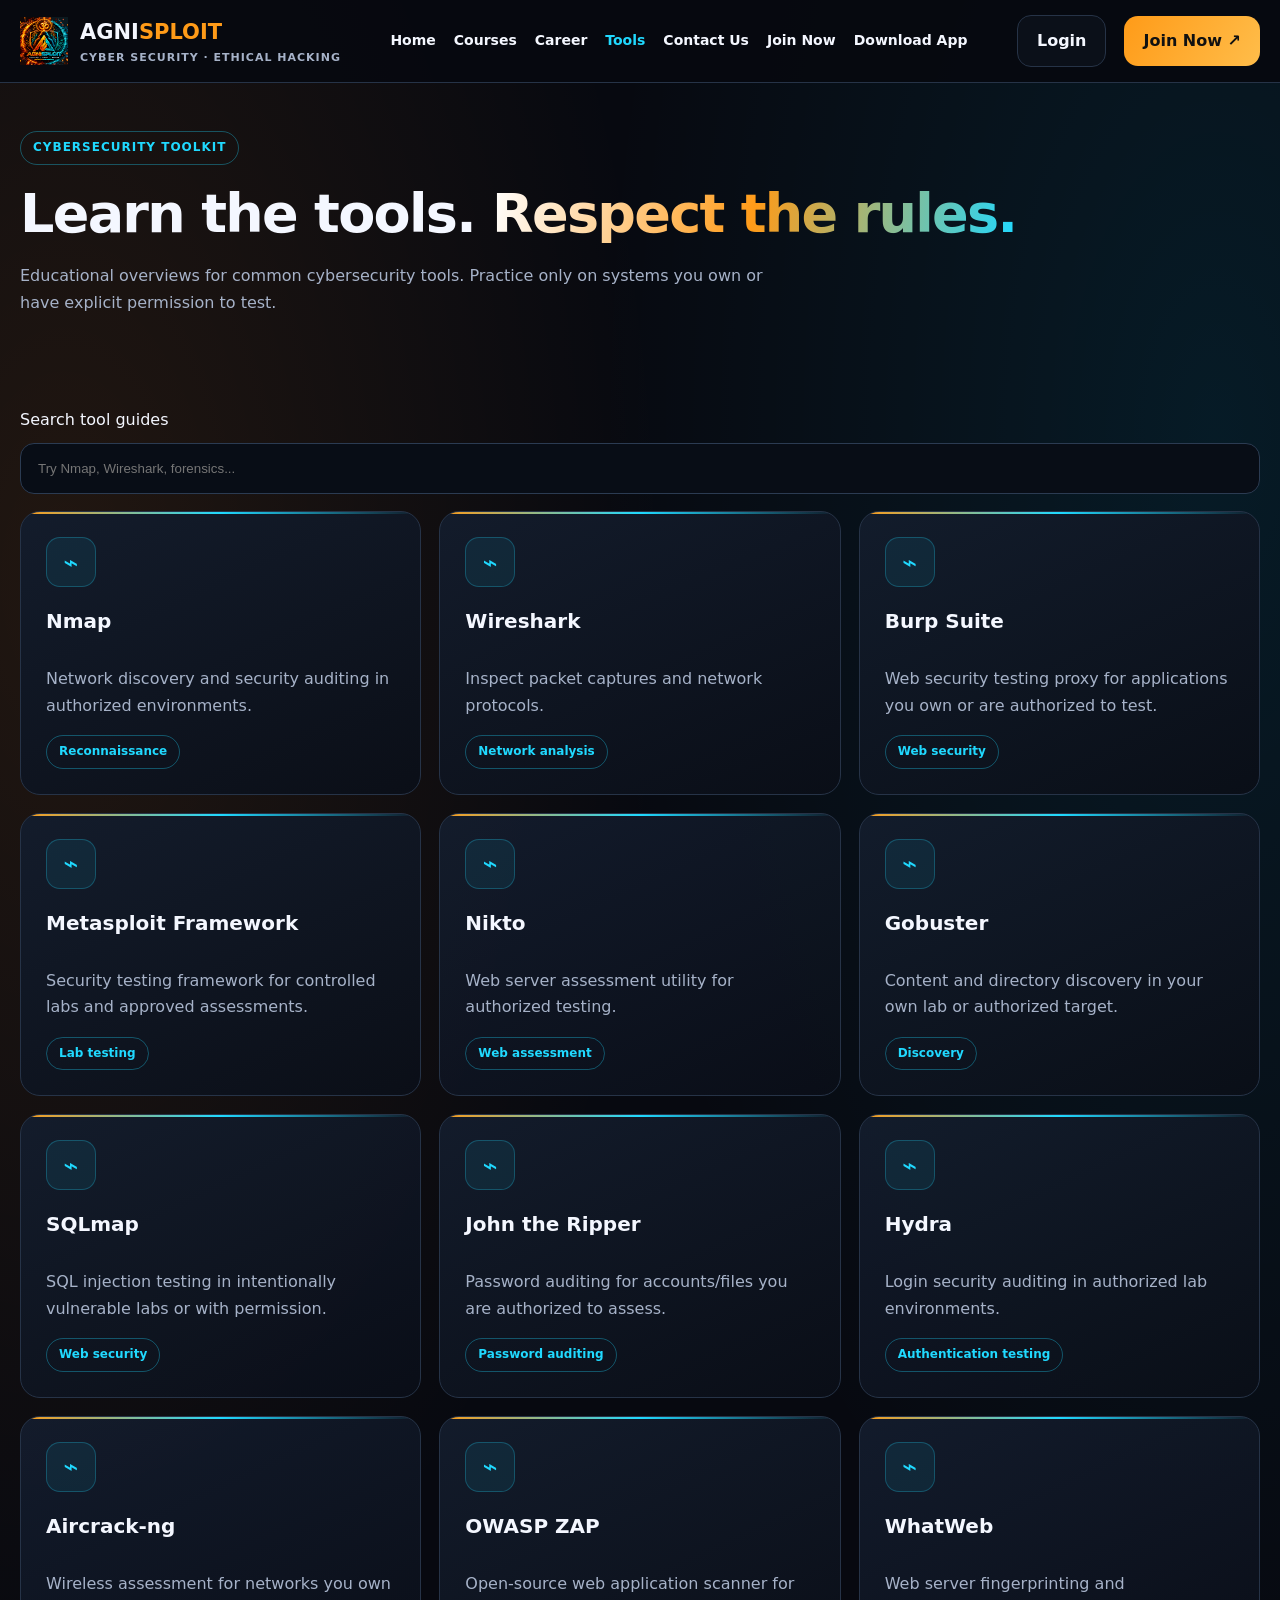
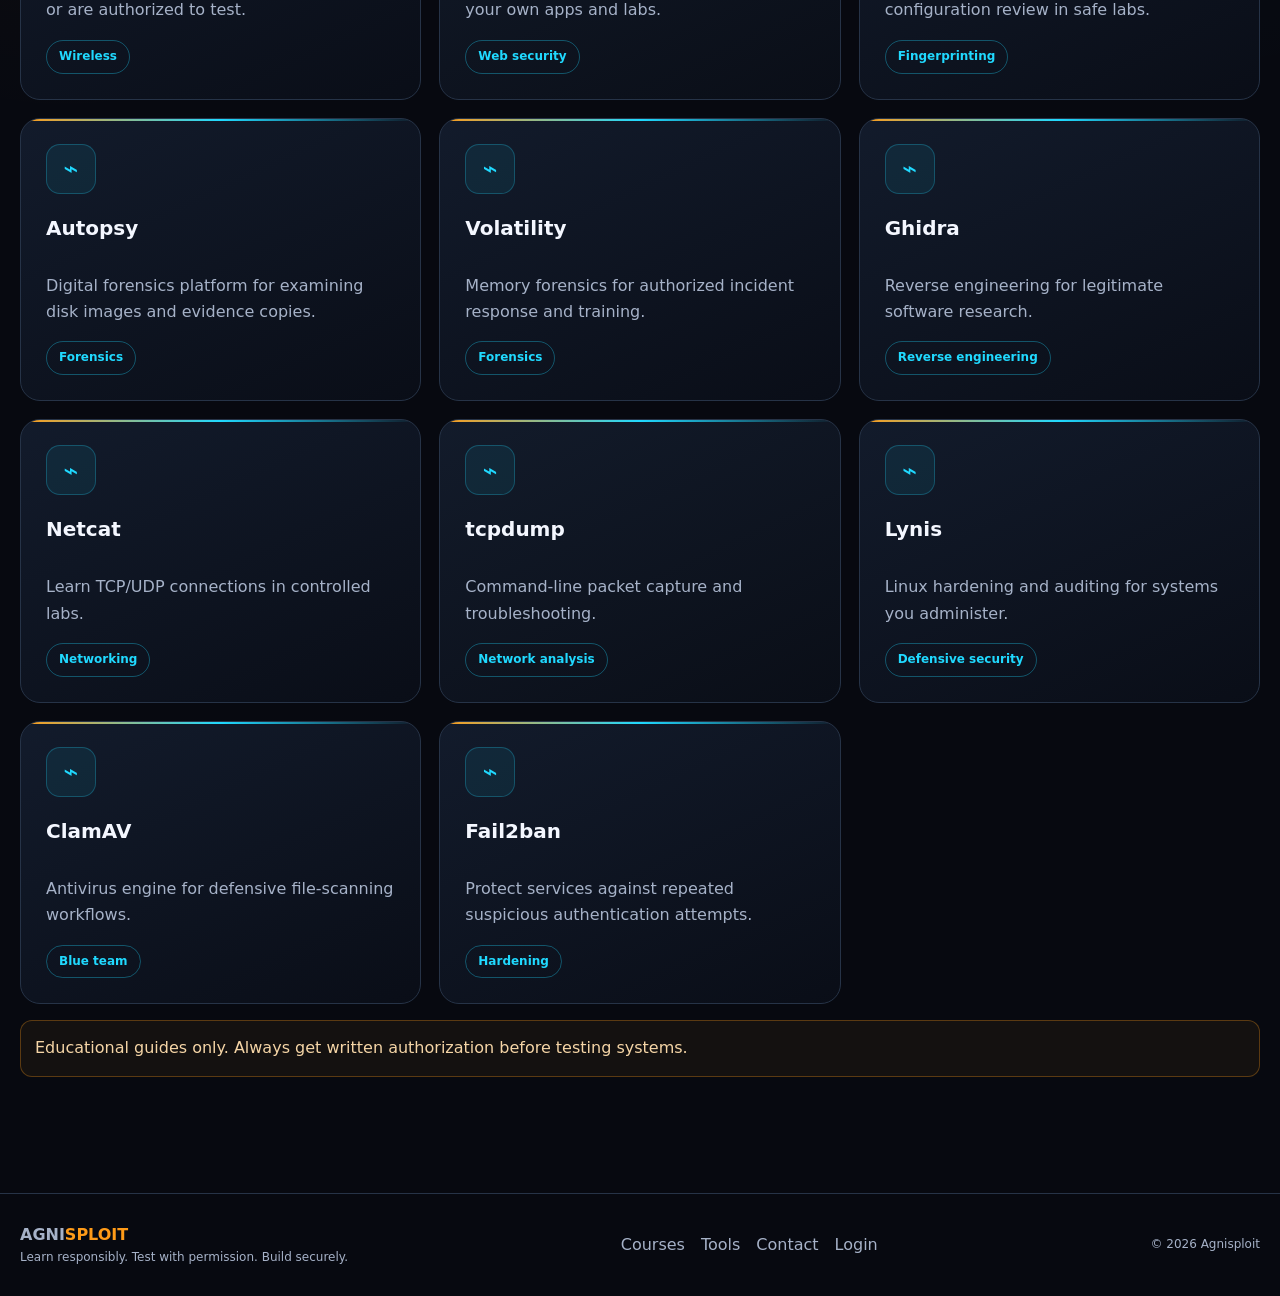
<file: tools.html>
<!doctype html>
<html lang="en"><head><meta charset="utf-8"><meta name="viewport" content="width=device-width,initial-scale=1"><meta name="theme-color" content="#070910"><meta name="description" content="Agnisploit cybersecurity learning, ethical hacking courses, security tool guides and career pathways."><title>Cybersecurity Tools | Agnisploit</title><link rel="icon" href="assets/logo.svg"><link rel="stylesheet" href="assets/style.css"></head><body>
<header><div class="wrap nav"><a class="brand" href="index.html"><img src="assets/logo.svg" alt="Om"><div>AGNI<span>SPLOIT</span><small>CYBER SECURITY · ETHICAL HACKING</small></div></a><button class="toggle" aria-label="Toggle menu">☰</button><nav class="links"><a href="index.html">Home</a><a href="courses.html">Courses</a><a href="career.html">Career</a><a href="tools.html" class="active">Tools</a><a href="contact.html">Contact Us</a><a href="join.html">Join Now</a><a href="download.html">Download App</a></nav><div class="actions"><a class="btn outline" href="login.html">Login</a><a class="btn primary" href="join.html">Join Now ↗</a></div></div></header><main><section class="wrap pagehero"><span class="eyebrow">Cybersecurity toolkit</span><h1>Learn the tools. <span>Respect the rules.</span></h1><p>Educational overviews for common cybersecurity tools. Practice only on systems you own or have explicit permission to test.</p></section><section class="section"><div class="wrap"><label for="toolSearch">Search tool guides</label><input class="search" id="toolSearch" type="search" placeholder="Try Nmap, Wireshark, forensics..."><div class="grid" id="toolGrid"><article class="card tool" data-search="nmap network discovery and security auditing in authorized environments. reconnaissance"><div class="icon">⌁</div><h3>Nmap</h3><p>Network discovery and security auditing in authorized environments.</p><span class="tag">Reconnaissance</span></article><article class="card tool" data-search="wireshark inspect packet captures and network protocols. network analysis"><div class="icon">⌁</div><h3>Wireshark</h3><p>Inspect packet captures and network protocols.</p><span class="tag">Network analysis</span></article><article class="card tool" data-search="burp suite web security testing proxy for applications you own or are authorized to test. web security"><div class="icon">⌁</div><h3>Burp Suite</h3><p>Web security testing proxy for applications you own or are authorized to test.</p><span class="tag">Web security</span></article><article class="card tool" data-search="metasploit framework security testing framework for controlled labs and approved assessments. lab testing"><div class="icon">⌁</div><h3>Metasploit Framework</h3><p>Security testing framework for controlled labs and approved assessments.</p><span class="tag">Lab testing</span></article><article class="card tool" data-search="nikto web server assessment utility for authorized testing. web assessment"><div class="icon">⌁</div><h3>Nikto</h3><p>Web server assessment utility for authorized testing.</p><span class="tag">Web assessment</span></article><article class="card tool" data-search="gobuster content and directory discovery in your own lab or authorized target. discovery"><div class="icon">⌁</div><h3>Gobuster</h3><p>Content and directory discovery in your own lab or authorized target.</p><span class="tag">Discovery</span></article><article class="card tool" data-search="sqlmap sql injection testing in intentionally vulnerable labs or with permission. web security"><div class="icon">⌁</div><h3>SQLmap</h3><p>SQL injection testing in intentionally vulnerable labs or with permission.</p><span class="tag">Web security</span></article><article class="card tool" data-search="john the ripper password auditing for accounts/files you are authorized to assess. password auditing"><div class="icon">⌁</div><h3>John the Ripper</h3><p>Password auditing for accounts/files you are authorized to assess.</p><span class="tag">Password auditing</span></article><article class="card tool" data-search="hydra login security auditing in authorized lab environments. authentication testing"><div class="icon">⌁</div><h3>Hydra</h3><p>Login security auditing in authorized lab environments.</p><span class="tag">Authentication testing</span></article><article class="card tool" data-search="aircrack-ng wireless assessment for networks you own or are authorized to test. wireless"><div class="icon">⌁</div><h3>Aircrack-ng</h3><p>Wireless assessment for networks you own or are authorized to test.</p><span class="tag">Wireless</span></article><article class="card tool" data-search="owasp zap open-source web application scanner for your own apps and labs. web security"><div class="icon">⌁</div><h3>OWASP ZAP</h3><p>Open-source web application scanner for your own apps and labs.</p><span class="tag">Web security</span></article><article class="card tool" data-search="whatweb web server fingerprinting and configuration review in safe labs. fingerprinting"><div class="icon">⌁</div><h3>WhatWeb</h3><p>Web server fingerprinting and configuration review in safe labs.</p><span class="tag">Fingerprinting</span></article><article class="card tool" data-search="autopsy digital forensics platform for examining disk images and evidence copies. forensics"><div class="icon">⌁</div><h3>Autopsy</h3><p>Digital forensics platform for examining disk images and evidence copies.</p><span class="tag">Forensics</span></article><article class="card tool" data-search="volatility memory forensics for authorized incident response and training. forensics"><div class="icon">⌁</div><h3>Volatility</h3><p>Memory forensics for authorized incident response and training.</p><span class="tag">Forensics</span></article><article class="card tool" data-search="ghidra reverse engineering for legitimate software research. reverse engineering"><div class="icon">⌁</div><h3>Ghidra</h3><p>Reverse engineering for legitimate software research.</p><span class="tag">Reverse engineering</span></article><article class="card tool" data-search="netcat learn tcp/udp connections in controlled labs. networking"><div class="icon">⌁</div><h3>Netcat</h3><p>Learn TCP/UDP connections in controlled labs.</p><span class="tag">Networking</span></article><article class="card tool" data-search="tcpdump command-line packet capture and troubleshooting. network analysis"><div class="icon">⌁</div><h3>tcpdump</h3><p>Command-line packet capture and troubleshooting.</p><span class="tag">Network analysis</span></article><article class="card tool" data-search="lynis linux hardening and auditing for systems you administer. defensive security"><div class="icon">⌁</div><h3>Lynis</h3><p>Linux hardening and auditing for systems you administer.</p><span class="tag">Defensive security</span></article><article class="card tool" data-search="clamav antivirus engine for defensive file-scanning workflows. blue team"><div class="icon">⌁</div><h3>ClamAV</h3><p>Antivirus engine for defensive file-scanning workflows.</p><span class="tag">Blue team</span></article><article class="card tool" data-search="fail2ban protect services against repeated suspicious authentication attempts. hardening"><div class="icon">⌁</div><h3>Fail2ban</h3><p>Protect services against repeated suspicious authentication attempts.</p><span class="tag">Hardening</span></article></div><p id="noTools" class="notice hidden">No matching tools. Try another search.</p><p class="notice">Educational guides only. Always get written authorization before testing systems.</p></div></section></main>
<footer class="footer"><div class="wrap foot"><div><b>AGNI<span style="color:var(--orange)">SPLOIT</span></b><div class="fine">Learn responsibly. Test with permission. Build securely.</div></div><div class="footlinks"><a href="courses.html">Courses</a><a href="tools.html">Tools</a><a href="contact.html">Contact</a><a href="login.html">Login</a></div><span class="fine">© <span id="year">2026</span> Agnisploit</span></div></footer>
<script>document.querySelector('.toggle')?.addEventListener('click',()=>document.querySelector('.links').classList.toggle('open'));document.getElementById('year').textContent=new Date().getFullYear();const s=document.getElementById('toolSearch');if(s){const cs=[...document.querySelectorAll('#toolGrid .tool')];s.addEventListener('input',()=>{let n=0;cs.forEach(c=>{let ok=c.dataset.search.includes(s.value.toLowerCase().trim());c.classList.toggle('hidden',!ok);if(ok)n++});document.getElementById('noTools').classList.toggle('hidden',n!==0)})}</script></body></html>
</file>
<file: assets/style.css>
* {
    box-sizing: border-box
}

:root {
    --bg: #070910;
    --panel: #101624;
    --text: #f4f7ff;
    --muted: #a6b2c8;
    --orange: #ff9b18;
    --blue: #20d9ff;
    --line: #263347
}

body {
    margin: 0;
    background: radial-gradient(ellipse at 5% 20%, #ff89151b, transparent 35%), radial-gradient(ellipse at 95% 15%, #00c8ff18, transparent 36%), var(--bg);
    color: var(--text);
    font: 16px/1.65 Inter, system-ui, sans-serif
}

a {
    color: inherit;
    text-decoration: none
}

.wrap {
    width: min(1340px, calc(100% - 40px));
    margin: auto
}

header {
    position: sticky;
    top: 0;
    z-index: 9;
    background: #070910ed;
    border-bottom: 1px solid #263347
}

.nav {
    min-height: 82px;
    display: flex;
    align-items: center;
    justify-content: space-between;
    gap: 20px
}

.brand {
    display: flex;
    align-items: center;
    gap: 12px;
    font-weight: 900;
    font-size: 21px
}

.brand img {
    width: 48px
}

.brand span {
    color: var(--orange)
}

.brand small {
    display: block;
    color: var(--muted);
    font-size: 11px;
    letter-spacing: 1px
}

.links,
.actions {
    display: flex;
    align-items: center;
    gap: 18px
}

.links {
    font-size: 14px;
    font-weight: 700
}

.links a:hover,
.active {
    color: var(--blue)
}

.btn {
    display: inline-flex;
    padding: 12px 19px;
    border: 1px solid var(--line);
    border-radius: 14px;
    font-weight: 800;
    background: #0b1019;
    cursor: pointer
}

.primary {
    background: linear-gradient(120deg, var(--orange), #ffbd4a);
    color: #111;
    border: 0
}

.toggle {
    display: none;
    background: #101624;
    color: white;
    border: 1px solid var(--line);
    padding: 9px;
    border-radius: 10px
}

.hero {
    padding: 72px 0 60px;
    display: grid;
    grid-template-columns: 1.08fr .92fr;
    gap: 44px;
    align-items: center
}

.eyebrow,
.tag {
    display: inline-block;
    border: 1px solid #20d9ff55;
    border-radius: 999px;
    padding: 6px 12px;
    color: var(--blue);
    font-size: 12px;
    font-weight: 800
}

.eyebrow {
    letter-spacing: 1px;
    text-transform: uppercase
}

h1 {
    font-size: clamp(40px, 5vw, 68px);
    line-height: 1.08;
    letter-spacing: -1.7px;
    margin: 20px 0
}

h1 span {
    background: linear-gradient(100deg, #fff, var(--orange), var(--blue));
    background-clip: text;
    color: transparent
}

h2 {
    font-size: clamp(28px, 3.4vw, 42px);
    line-height: 1.15;
    margin: 12px 0
}

h3 {
    font-size: 20px;
    margin: 0 0 12px
}

.lead {
    font-size: 18px;
    color: var(--muted)
}

.hero-actions {
    display: flex;
    flex-wrap: wrap;
    gap: 12px;
    margin-top: 25px
}

.visual {
    min-height: 340px;
    border: 1px solid #20d9ff40;
    border-radius: 28px;
    background: linear-gradient(145deg, #ff9b181a, #0a121fc9, #20d9ff14);
    display: grid;
    place-items: center;
    position: relative;
    overflow: hidden
}

.visual:before,
.visual:after {
    content: '';
    position: absolute;
    border: 1px solid #20d9ff30;
    border-radius: 50%;
    width: 280px;
    height: 280px
}

.visual:after {
    width: 350px;
    height: 350px;
    border-color: #ff9b1830
}

.orb {
    z-index: 1;
    width: 175px;
    height: 175px;
    border-radius: 50%;
    display: grid;
    place-items: center;
    border: 1px solid #ffb13b99;
    background: #ff9b181c;
    box-shadow: 0 0 50px #ff9b1822;
    font-size: 80px;
    color: #ffbd4a
}

.float {
    position: absolute;
    z-index: 2;
    background: #0c1320;
    border: 1px solid var(--line);
    padding: 9px 12px;
    border-radius: 10px;
    font-size: 11px
}

.f1 {
    top: 15%;
    left: 7%
}

.f2 {
    bottom: 15%;
    right: 7%
}

.section {
    padding: 55px 0
}

.head {
    display: flex;
    justify-content: space-between;
    align-items: end;
    gap: 20px;
    margin-bottom: 25px
}

.head p,
.muted,
.card p {
    color: var(--muted)
}

.grid {
    display: grid;
    grid-template-columns: repeat(3, minmax(0, 1fr));
    gap: 18px
}

.two {
    grid-template-columns: repeat(2, minmax(0, 1fr))
}

.card {
    min-width: 0;
    padding: 25px;
    border: 1px solid var(--line);
    border-radius: 20px;
    background: linear-gradient(155deg, #131c2cf5, #0a0e17f5);
    position: relative;
    overflow: hidden;
    transition: .2s
}

.card:before {
    content: '';
    position: absolute;
    top: 0;
    left: 0;
    right: 0;
    height: 2px;
    background: linear-gradient(90deg, var(--orange), var(--blue), transparent)
}

.card:hover {
    transform: translateY(-4px);
    border-color: #20d9ff75
}

.icon {
    width: 50px;
    height: 50px;
    display: grid;
    place-items: center;
    border-radius: 14px;
    background: #20d9ff14;
    border: 1px solid #20d9ff40;
    color: var(--blue);
    font-size: 25px;
    margin-bottom: 18px
}

.price {
    font-size: 29px;
    font-weight: 900;
    color: #ffbd4a;
    margin: 14px 0
}

.price small {
    font-size: 12px;
    color: var(--muted)
}

.pagehero {
    padding: 48px 0 20px
}

.pagehero h1 {
    font-size: clamp(36px, 4.5vw, 54px)
}

.pagehero p {
    color: var(--muted);
    max-width: 760px
}

.search {
    width: 100%;
    padding: 17px;
    background: #080d16;
    color: white;
    border: 1px solid #2b3b52;
    border-radius: 14px;
    margin: 10px 0 17px
}

.tool {
    display: flex;
    flex-direction: column;
    align-items: flex-start;
    height: 100%
}

.tool p {
    flex: 1;
    overflow-wrap: anywhere
}

.formcard {
    max-width: 780px;
    margin: auto
}

.formgrid {
    display: grid;
    grid-template-columns: repeat(2, minmax(0, 1fr));
    gap: 16px
}

.field {
    display: flex;
    flex-direction: column;
    gap: 7px
}

.full {
    grid-column: 1/-1
}

.field label {
    font-size: 14px;
    font-weight: 700
}

.field input,
.field textarea,
.field select {
    padding: 13px 14px;
    width: 100%;
    border: 1px solid #2b3b52;
    border-radius: 12px;
    background: #080d16;
    color: white
}

.field textarea {
    min-height: 130px
}

.notice {
    padding: 14px;
    border: 1px solid #ff9b184d;
    border-radius: 12px;
    color: #f5d5a6;
    background: #ff9b180e
}

.profile {
    display: flex;
    align-items: center;
    gap: 16px;
    margin: 25px 0
}

.avatar {
    width: 78px;
    height: 78px;
    border-radius: 50%;
    display: grid;
    place-items: center;
    background: linear-gradient(135deg, var(--orange), var(--blue));
    color: #081018;
    font-weight: 1000;
    font-size: 24px
}

.profile small {
    color: var(--blue);
    font-weight: 800
}

.stats {
    display: grid;
    grid-template-columns: repeat(3, 1fr);
    gap: 12px;
    margin-top: 28px
}

.stat {
    border: 1px solid var(--line);
    border-radius: 15px;
    padding: 16px
}

.stat strong {
    display: block;
    color: #ffbd4a;
    font-size: 24px
}

.stat span,
.fine {
    color: var(--muted);
    font-size: 12px
}

.cta {
    padding: 32px;
    border: 1px solid #20d9ff40;
    border-radius: 22px;
    background: linear-gradient(110deg, #ff9b181c, #20d9ff10);
    display: flex;
    justify-content: space-between;
    align-items: center;
    gap: 20px
}

.footer {
    border-top: 1px solid #263347;
    margin-top: 45px;
    padding: 28px 0;
    color: var(--muted)
}

.foot {
    display: flex;
    justify-content: space-between;
    gap: 20px;
    align-items: center
}

.footlinks {
    display: flex;
    gap: 16px;
    flex-wrap: wrap
}

.hidden {
    display: none !important
}

@media(max-width:1100px) {
    .links {
        gap: 10px;
        font-size: 12px
    }

    .brand {
        font-size: 17px
    }
}

@media(max-width:900px) {
    .toggle {
        display: block
    }

    .nav {
        flex-wrap: wrap;
        padding: 12px 0
    }

    .links {
        display: none;
        order: 3;
        width: 100%;
        flex-direction: column;
        align-items: flex-start;
        padding: 12px 0
    }

    .links.open {
        display: flex
    }

    .actions {
        margin-left: auto
    }

    .hero {
        grid-template-columns: 1fr
    }

    .grid,
    .two {
        grid-template-columns: repeat(2, minmax(0, 1fr))
    }
}

@media(max-width:600px) {
    .wrap {
        width: calc(100% - 28px)
    }

    .brand img {
        width: 40px
    }

    .brand {
        font-size: 15px
    }

    .brand small {
        font-size: 9px
    }

    .grid,
    .two {
        grid-template-columns: 1fr
    }

    .head,
    .cta,
    .foot {
        align-items: flex-start;
        flex-direction: column
    }

    .formgrid {
        grid-template-columns: 1fr
    }

    .full {
        grid-column: auto
    }

    .stats {
        grid-template-columns: 1fr
    }

    .actions .outline {
        display: none
    }
}

.hero-photo {
    width: 260px;
    height: 260px;
    object-fit: cover;
    border-radius: 50%;
    border: 2px solid #20d9ff;
    box-shadow: 0 0 30px #20d9ff55, 0 0 50px #ff9b1844;
    position: relative;
    z-index: 2;
}

/* Founder profile photos */
.profile-photo {
    display: block;
    width: 76px;
    height: 76px;
    min-width: 76px;
    object-fit: cover;
    object-position: center;
    border-radius: 50%;
    border: 2px solid #20d9ff;
    box-shadow:
        0 0 12px #20d9ff44,
        0 0 20px #ff9b1833;
}
</file>
<file: css/style.css>
*{box-sizing:border-box;margin:0;padding:0}html{scroll-behavior:smooth}body{background:#050507;color:#f5f2ee;font-family:Rajdhani,Arial,sans-serif;overflow-x:hidden}.scanlines{position:fixed;inset:0;z-index:50;pointer-events:none;opacity:.035;background:repeating-linear-gradient(to bottom,transparent 0,transparent 3px,#fff 4px)}.cursor-glow{position:fixed;width:330px;height:330px;border-radius:50%;pointer-events:none;z-index:0;transform:translate(-50%,-50%);background:radial-gradient(circle,rgba(255,61,12,.13),transparent 68%)}a{color:inherit}.topbar{height:82px;padding:14px 5%;display:flex;align-items:center;gap:30px;border-bottom:1px solid rgba(255,255,255,.09);position:relative;z-index:20;background:rgba(5,5,7,.86);backdrop-filter:blur(18px)}.brand{display:flex;align-items:center;gap:11px;text-decoration:none}.brand-icon{width:40px;height:40px;display:grid;place-items:center;border:1px solid #ff4d16;color:#ff672c;font:900 18px Orbitron;box-shadow:0 0 28px rgba(255,67,16,.24)}.brand b,.footer-brand b{display:block;font:900 15px Orbitron;letter-spacing:2px}.brand small,.footer-brand small{display:block;color:#777;font-size:9px;letter-spacing:1.8px}.topbar nav{margin-left:auto;display:flex;gap:24px}.topbar nav a,.footer-nav a{font:700 11px Orbitron;text-decoration:none;text-transform:uppercase;color:#c9c5c1;letter-spacing:1px;transition:.25s}.topbar nav a:hover,.footer-nav a:hover{color:#ff5b20}.top-cta{font:700 11px Orbitron;text-decoration:none;border:1px solid #ff4d16;padding:13px 17px}.top-cta:hover{background:#ff4d16}.menu-btn{display:none;background:none;border:0}.menu-btn i{display:block;width:25px;height:2px;background:#fff;margin:5px}.hero{min-height:calc(100vh - 82px);position:relative;padding:100px 7%;display:flex;align-items:center;overflow:hidden;background:radial-gradient(circle at 78% 48%,rgba(255,55,7,.18),transparent 26%),radial-gradient(circle at 10% 90%,rgba(101,20,255,.12),transparent 32%)}.hero-grid{position:absolute;inset:0;background-image:linear-gradient(rgba(255,255,255,.028) 1px,transparent 1px),linear-gradient(90deg,rgba(255,255,255,.028) 1px,transparent 1px);background-size:55px 55px;mask-image:linear-gradient(to right,black 0%,black 45%,transparent 85%)}.hero-copy{position:relative;z-index:2;max-width:730px}.eyebrow{color:#ff642b;font:700 10px Orbitron;letter-spacing:3px;margin-bottom:20px}.eyebrow span{display:inline-block;width:26px;height:2px;background:#ff4d16;vertical-align:middle;margin-right:8px;box-shadow:0 0 12px #ff4d16}.hero h1,.page-hero h1{font:900 clamp(54px,8vw,108px)/.87 Orbitron;letter-spacing:-5px}.hero h1 em,.page-hero h1 em,h2 em{font-style:normal;color:#ff5b20;text-shadow:0 0 35px rgba(255,70,20,.28)}.hero-copy>p,.page-hero>p{font-size:21px;line-height:1.35;color:#bdb8b4;max-width:650px;margin:28px 0}.actions{display:flex;gap:13px;flex-wrap:wrap}.btn{display:inline-flex;align-items:center;justify-content:center;gap:12px;padding:15px 20px;text-decoration:none;font:800 11px Orbitron;letter-spacing:1px;border:1px solid transparent;transition:.3s}.btn.hot{background:#ff4d16;color:#fff;box-shadow:0 0 28px rgba(255,70,15,.24)}.btn.hot:hover{transform:translateY(-3px);box-shadow:0 0 45px rgba(255,70,15,.45)}.btn.outline{border-color:rgba(255,255,255,.18);color:#fff}.btn.outline:hover{border-color:#ff4d16;color:#ff6b31}.mini-stats{display:flex;gap:28px;margin-top:45px}.mini-stats div{border-left:1px solid #ff4d16;padding-left:12px}.mini-stats b{display:block;color:#ff5b20;font:800 18px Orbitron}.mini-stats span{font-size:12px;color:#888;text-transform:uppercase;letter-spacing:2px}.hero-core{position:absolute;right:7%;top:50%;transform:translateY(-50%);width:min(39vw,500px);aspect-ratio:1;display:grid;place-items:center}.orbit{position:absolute;border:1px solid rgba(255,84,25,.55);border-radius:50%;animation:spin 12s linear infinite}.orbit-a{inset:0}.orbit-b{inset:12%;border-style:dashed;animation-direction:reverse;animation-duration:16s}.orbit-c{inset:25%;border-color:#ff9a53;animation-duration:6s}.core-dot{width:34%;aspect-ratio:1;border-radius:50%;display:grid;place-items:center;font-size:50px;background:radial-gradient(circle,#ffd08c 0,#ff5917 36%,#4a1007 69%,transparent 70%);box-shadow:0 0 70px #ff3f0c,0 0 150px rgba(255,50,0,.28);animation:pulse 2s infinite}.core-label{position:absolute;bottom:-25px;color:#ff6a35;font:700 10px Orbitron;letter-spacing:4px}.live-tag{position:absolute;right:7%;bottom:30px;color:#61ff91;font:700 10px Orbitron;letter-spacing:2px}.live-tag i{display:inline-block;width:7px;height:7px;border-radius:50%;background:#43ff82;box-shadow:0 0 12px #43ff82;margin-right:7px}.section{padding:110px 7%;position:relative}.section.dark-section{background:#09080b;border-top:1px solid rgba(255,255,255,.06);border-bottom:1px solid rgba(255,255,255,.06)}.section-head{display:flex;justify-content:space-between;gap:25px;max-width:1250px;margin:0 auto 45px;color:#ff642b;font:700 10px Orbitron;letter-spacing:2px}.section-head b{color:#666}.split{max-width:1250px;margin:auto;display:grid;grid-template-columns:1fr 1fr;gap:80px}.split h2,.fire-banner h2,.contact-layout h2{font:800 clamp(36px,5vw,70px)/.92 Orbitron;letter-spacing:-3px}.split p{font-size:20px;line-height:1.55;color:#aaa49f}.text-link{display:inline-block;margin-top:25px;color:#ff6530;text-decoration:none;font:800 11px Orbitron}.feature-grid{max-width:1250px;margin:auto;display:grid;grid-template-columns:repeat(3,1fr);gap:18px}.feature{padding:32px;min-height:250px;border:1px solid rgba(255,255,255,.09);background:linear-gradient(145deg,rgba(255,255,255,.045),rgba(255,255,255,.012));text-decoration:none;transition:.3s;position:relative;overflow:hidden}.feature:after{content:"";position:absolute;width:180px;height:180px;right:-80px;bottom:-90px;background:#ff4d16;border-radius:50%;filter:blur(60px);opacity:.14}.feature:hover{transform:translateY(-8px);border-color:#ff4d16;box-shadow:0 20px 55px rgba(0,0,0,.35)}.feature small{color:#ff642b;font:700 10px Orbitron}.feature h3{font:800 22px Orbitron;margin:30px 0 12px}.feature p{color:#aaa;line-height:1.5;font-size:17px}.feature strong{display:block;margin-top:28px;color:#ff642b;font:800 10px Orbitron}.fire-banner{margin:20px 7% 100px;padding:60px;display:flex;align-items:center;justify-content:space-between;gap:30px;border:1px solid rgba(255,75,20,.35);background:radial-gradient(circle at 80% 50%,rgba(255,60,10,.18),transparent 38%),#0c0809}.fire-banner.compact{margin-top:0}.fire-banner small{color:#ff642b;font:700 10px Orbitron;letter-spacing:2px}.page-hero{padding:125px 7% 100px;border-bottom:1px solid rgba(255,255,255,.08);background:radial-gradient(circle at 78% 35%,rgba(255,55,5,.15),transparent 30%)}.page-hero h1{max-width:1000px}.course-grid{max-width:1250px;margin:auto;display:grid;grid-template-columns:repeat(2,1fr);gap:18px}.course-card{position:relative;padding:32px;border:1px solid rgba(255,255,255,.1);background:linear-gradient(145deg,#0e0b0e,#09080a);min-height:285px;overflow:hidden;transition:.3s}.course-card:hover{transform:translateY(-6px);border-color:#ff4d16;box-shadow:0 20px 55px rgba(255,50,0,.08)}.course-card:before{content:"";position:absolute;top:0;left:0;width:3px;height:100%;background:#ff4d16;box-shadow:0 0 20px #ff4d16}.course-no{position:absolute;right:24px;top:20px;font:900 40px Orbitron;color:rgba(255,255,255,.035)}.course-card>span{color:#ff642b;font:700 9px Orbitron;letter-spacing:2px}.course-card h3{font:800 24px Orbitron;margin:18px 0 13px;max-width:80%}.course-card p{color:#aaa;line-height:1.5;font-size:17px;max-width:600px}.course-card a{display:inline-block;margin-top:25px;color:#ff642b;text-decoration:none;font:800 10px Orbitron}.tools-grid{max-width:1250px;margin:auto;display:grid;grid-template-columns:repeat(4,1fr);gap:16px}.tool-card{padding:27px;border:1px solid rgba(255,255,255,.09);background:#0b090c;min-height:190px;transition:.3s}.tool-card:hover{border-color:#ff4d16;transform:translateY(-5px);box-shadow:0 15px 45px rgba(255,60,10,.1)}.tool-icon{width:40px;height:40px;display:grid;place-items:center;border:1px solid #ff4d16;color:#ff642b;font-size:25px}.tool-card h3{font:800 19px Orbitron;margin:22px 0 8px}.tool-card p{color:#aaa}.tool-card span{display:block;margin-top:20px;color:#ff642b;font:700 9px Orbitron;letter-spacing:1px}.terminal{margin-top:25px;padding:20px;background:#030405;border:1px solid rgba(255,255,255,.1);font:14px monospace;color:#aaa;line-height:2}.terminal i{color:#55ff91;font-style:normal}.simple-grid{max-width:1250px;margin:auto;display:grid;grid-template-columns:repeat(4,1fr);gap:15px}.simple-grid div{padding:25px;border:1px solid rgba(255,255,255,.08);background:#0c0a0d}.simple-grid b{display:block;font:800 15px Orbitron;color:#ff642b}.simple-grid span{display:block;color:#888;margin-top:10px}.people-grid{max-width:1250px;margin:auto;display:grid;grid-template-columns:1fr 1fr;gap:22px}.person-card{display:grid;grid-template-columns:230px 1fr;min-height:320px;border:1px solid rgba(255,255,255,.1);background:#0b090c;overflow:hidden;transition:.3s}.person-card:hover{border-color:#ff4d16;box-shadow:0 20px 55px rgba(255,50,0,.1)}.person-photo{position:relative;min-height:320px;background-size:cover;background-position:center;display:grid;place-items:center}.person-photo:after{content:"";position:absolute;inset:0;background:linear-gradient(135deg,rgba(255,60,10,.25),transparent 55%,rgba(90,0,255,.18))}.kartikey{background:radial-gradient(circle at 50% 35%,#d99b7a 0 12%,transparent 13%),radial-gradient(circle at 50% 43%,#6b3d2d 0 22%,transparent 23%),linear-gradient(145deg,#25130f,#08080b)}.aman{background:radial-gradient(circle at 50% 35%,#c98e6c 0 12%,transparent 13%),radial-gradient(circle at 50% 43%,#503124 0 22%,transparent 23%),linear-gradient(145deg,#121526,#08080b)}.photo-initial{position:relative;z-index:2;margin-top:210px;font:900 28px Orbitron;color:#fff;text-shadow:0 0 20px #ff4d16}.person-info{padding:30px}.person-info>span{color:#ff642b;font:800 9px Orbitron;letter-spacing:2px}.person-info h2{font:800 24px Orbitron;margin:18px 0 8px}.person-info p{color:#888;margin-bottom:25px}.person-info a{display:block;color:#ddd;text-decoration:none;margin:11px 0;font-size:16px}.person-info a:hover{color:#ff642b}.contact-layout{max-width:1250px;margin:auto;display:grid;grid-template-columns:1fr 1fr;gap:70px}.contact-layout>div>p{color:#aaa;font-size:19px;margin-top:20px}.contact-layout form{display:grid;gap:17px}.contact-layout label{font:700 9px Orbitron;letter-spacing:1.5px;color:#aaa}.contact-layout input,.contact-layout select,.contact-layout textarea{width:100%;display:block;margin-top:8px;padding:15px;background:#08070a;border:1px solid rgba(255,255,255,.12);color:#fff;outline:none;font:500 16px Rajdhani}.contact-layout input:focus,.contact-layout select:focus,.contact-layout textarea:focus{border-color:#ff4d16;box-shadow:0 0 20px rgba(255,60,10,.08)}#formStatus{color:#55ff91}footer{padding:34px 7%;border-top:1px solid rgba(255,255,255,.08);display:flex;align-items:center;justify-content:space-between;gap:25px}footer p{color:#777;font-size:13px}.footer-brand{display:flex;align-items:center;gap:10px}.footer-nav{display:flex;gap:20px}@keyframes spin{to{transform:rotate(360deg)}}@keyframes pulse{50%{transform:scale(1.08);filter:brightness(1.2)}}@media(max-width:1000px){.topbar nav{display:none}.menu-btn{display:block;margin-left:auto}.top-cta{display:none}.hero{min-height:900px}.hero-core{width:330px;right:50%;top:auto;bottom:35px;transform:translateX(50%)}.hero-copy{align-self:flex-start}.feature-grid{grid-template-columns:1fr}.tools-grid{grid-template-columns:repeat(2,1fr)}.people-grid{grid-template-columns:1fr}.simple-grid{grid-template-columns:repeat(2,1fr)}}@media(max-width:650px){.topbar{padding:13px 4%}.hero{padding:65px 5%;min-height:820px}.hero h1,.page-hero h1{font-size:45px;letter-spacing:-2px}.hero-copy>p,.page-hero>p{font-size:17px}.section{padding:75px 5%}.section-head{flex-direction:column;gap:8px}.split,.contact-layout{grid-template-columns:1fr;gap:35px}.course-grid{grid-template-columns:1fr}.tools-grid{grid-template-columns:1fr}.simple-grid{grid-template-columns:1fr}.person-card{grid-template-columns:1fr}.person-photo{min-height:270px}.fire-banner{margin:10px 5% 70px;padding:35px 25px;flex-direction:column;align-items:flex-start}.fire-banner h2{font-size:35px}footer{flex-direction:column;text-align:center}.footer-nav{margin-top:5px}}.topbar nav.mobile-open{display:flex;position:absolute;top:82px;left:0;right:0;padding:22px 5%;background:#08070a;flex-direction:column;border-bottom:1px solid #222}.reveal{animation:rise .7s ease both}@keyframes rise{from{opacity:0;transform:translateY(18px)}to{opacity:1;transform:none}}
.person-photo {
    position: relative;
    overflow: hidden;
}

.person-photo img {
    width: 100%;
    height: 100%;
    display: block;
    object-fit: cover;
    object-position: center;
    position: absolute;
    inset: 0;
    z-index: 1;
}

.person-photo::after {
    z-index: 2;
}
/* TEAM PHOTO FIX */
.person-photo {
    position: relative;
    height: 320px;
    min-height: 320px;
    overflow: hidden;
}

.person-photo img {
    position: absolute;
    inset: 0;
    width: 100%;
    height: 100%;
    display: block;
    object-fit: cover;
    object-position: center;
    z-index: 1;
}

.person-photo::after {
    content: "";
    position: absolute;
    inset: 0;
    z-index: 2;
    background: linear-gradient(
        135deg,
        rgba(255,60,10,.18),
        transparent 55%,
        rgba(90,0,255,.12)
    );
    pointer-events: none;
}

@media (max-width: 650px) {
    .person-photo {
        height: 270px;
        min-height: 270px;
    }
}
</file>
